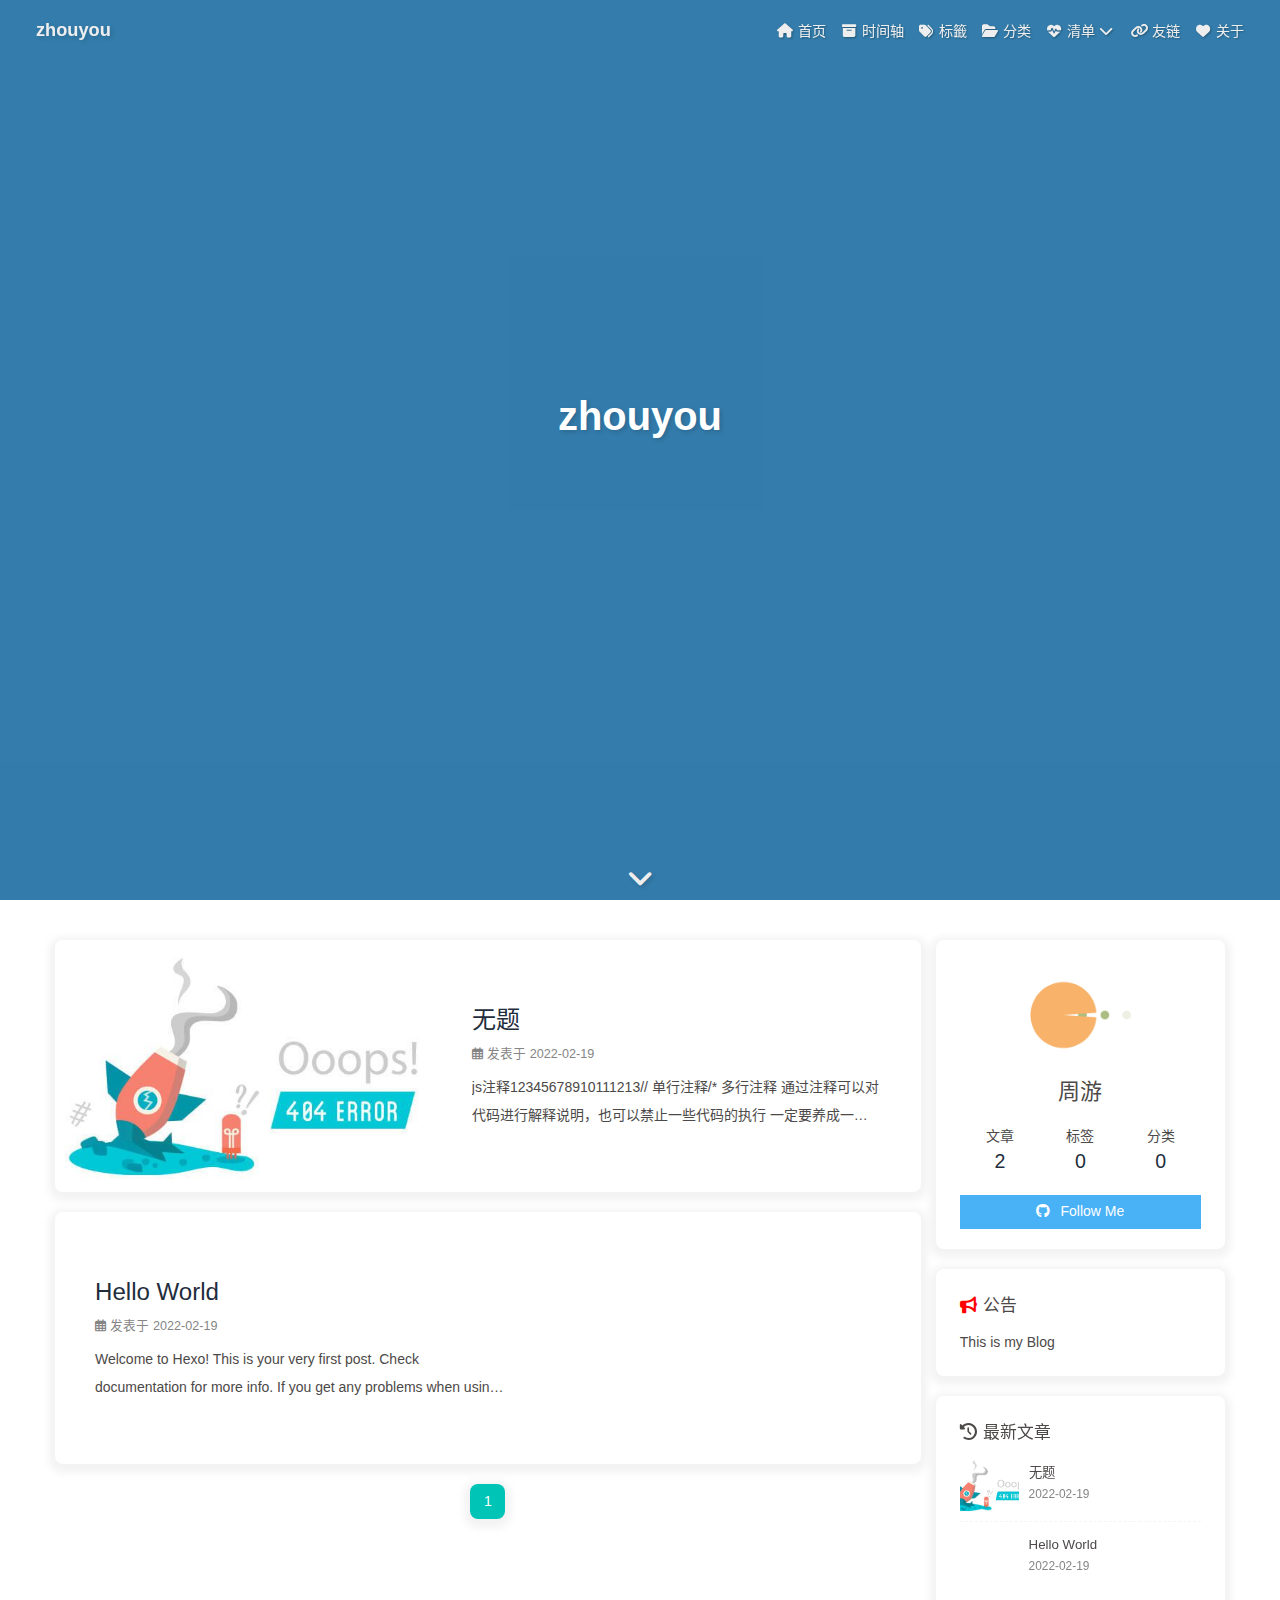
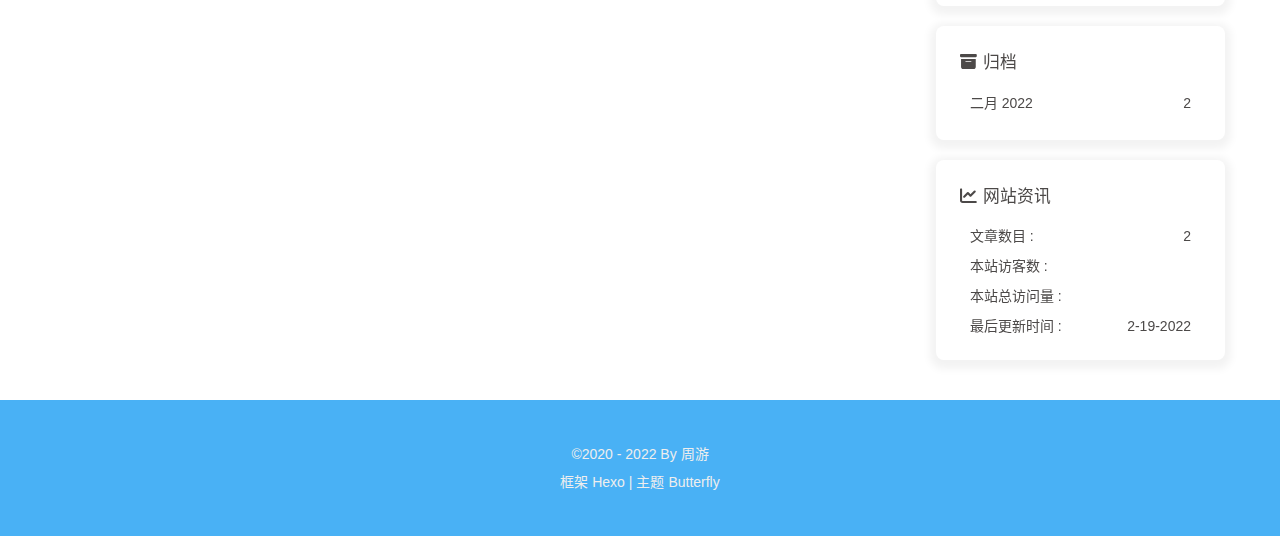
<file: index.html>
<!DOCTYPE html><html lang="zh-CN" data-theme="light"><head><meta charset="UTF-8"><meta http-equiv="X-UA-Compatible" content="IE=edge"><meta name="viewport" content="width=device-width, initial-scale=1.0, maximum-scale=1.0, user-scalable=no"><title>zhouyou</title><meta name="author" content="周游"><meta name="copyright" content="周游"><meta name="format-detection" content="telephone=no"><meta name="theme-color" content="#ffffff"><meta property="og:type" content="website">
<meta property="og:title" content="zhouyou">
<meta property="og:url" content="http://example.com/index.html">
<meta property="og:site_name" content="zhouyou">
<meta property="og:locale" content="zh_CN">
<meta property="og:image" content="https://tse1-mm.cn.bing.net/th/id/R-C.50433e3d23a6ba1bf53c13630630a368?rik=G1fAauVMSGsCyg&riu=http%3a%2f%2fwww.toopic.cn%2fpublic%2fuploads%2fimage%2f20200404%2f20200404182849_78999.jpg&ehk=lAlPXzsDQMV9Mv4fpb3y4RexpTLXKCBDogaXHO5TUm4%3d&risl=&pid=ImgRaw&r=0">
<meta property="article:author" content="周游">
<meta name="twitter:card" content="summary">
<meta name="twitter:image" content="https://tse1-mm.cn.bing.net/th/id/R-C.50433e3d23a6ba1bf53c13630630a368?rik=G1fAauVMSGsCyg&riu=http%3a%2f%2fwww.toopic.cn%2fpublic%2fuploads%2fimage%2f20200404%2f20200404182849_78999.jpg&ehk=lAlPXzsDQMV9Mv4fpb3y4RexpTLXKCBDogaXHO5TUm4%3d&risl=&pid=ImgRaw&r=0"><link rel="shortcut icon" href="/img/favicon.png"><link rel="canonical" href="http://example.com/"><link rel="preconnect" href="//cdn.jsdelivr.net"/><link rel="preconnect" href="//busuanzi.ibruce.info"/><link rel="stylesheet" href="/css/index.css"><link rel="stylesheet" href="https://cdn.jsdelivr.net/npm/@fortawesome/fontawesome-free@6/css/all.min.css" media="print" onload="this.media='all'"><link rel="stylesheet" href="https://cdn.jsdelivr.net/npm/@fancyapps/ui/dist/fancybox.css" media="print" onload="this.media='all'"><script>const GLOBAL_CONFIG = { 
  root: '/',
  algolia: undefined,
  localSearch: undefined,
  translate: {"defaultEncoding":2,"translateDelay":0,"msgToTraditionalChinese":"繁","msgToSimplifiedChinese":"簡"},
  noticeOutdate: undefined,
  highlight: {"plugin":"highlighjs","highlightCopy":true,"highlightLang":true,"highlightHeightLimit":false},
  copy: {
    success: '复制成功',
    error: '复制错误',
    noSupport: '浏览器不支持'
  },
  relativeDate: {
    homepage: false,
    post: false
  },
  runtime: '',
  date_suffix: {
    just: '刚刚',
    min: '分钟前',
    hour: '小时前',
    day: '天前',
    month: '个月前'
  },
  copyright: undefined,
  lightbox: 'fancybox',
  Snackbar: undefined,
  source: {
    justifiedGallery: {
      js: 'https://cdn.jsdelivr.net/npm/flickr-justified-gallery@2/dist/fjGallery.min.js',
      css: 'https://cdn.jsdelivr.net/npm/flickr-justified-gallery@2/dist/fjGallery.min.css'
    }
  },
  isPhotoFigcaption: false,
  islazyload: false,
  isAnchor: false
}</script><script id="config-diff">var GLOBAL_CONFIG_SITE = {
  title: 'zhouyou',
  isPost: false,
  isHome: true,
  isHighlightShrink: false,
  isToc: false,
  postUpdate: '2022-02-19 20:02:26'
}</script><noscript><style type="text/css">
  #nav {
    opacity: 1
  }
  .justified-gallery img {
    opacity: 1
  }

  #recent-posts time,
  #post-meta time {
    display: inline !important
  }
</style></noscript><script>(win=>{
    win.saveToLocal = {
      set: function setWithExpiry(key, value, ttl) {
        if (ttl === 0) return
        const now = new Date()
        const expiryDay = ttl * 86400000
        const item = {
          value: value,
          expiry: now.getTime() + expiryDay,
        }
        localStorage.setItem(key, JSON.stringify(item))
      },

      get: function getWithExpiry(key) {
        const itemStr = localStorage.getItem(key)

        if (!itemStr) {
          return undefined
        }
        const item = JSON.parse(itemStr)
        const now = new Date()

        if (now.getTime() > item.expiry) {
          localStorage.removeItem(key)
          return undefined
        }
        return item.value
      }
    }
  
    win.getScript = url => new Promise((resolve, reject) => {
      const script = document.createElement('script')
      script.src = url
      script.async = true
      script.onerror = reject
      script.onload = script.onreadystatechange = function() {
        const loadState = this.readyState
        if (loadState && loadState !== 'loaded' && loadState !== 'complete') return
        script.onload = script.onreadystatechange = null
        resolve()
      }
      document.head.appendChild(script)
    })
  
      win.activateDarkMode = function () {
        document.documentElement.setAttribute('data-theme', 'dark')
        if (document.querySelector('meta[name="theme-color"]') !== null) {
          document.querySelector('meta[name="theme-color"]').setAttribute('content', '#0d0d0d')
        }
      }
      win.activateLightMode = function () {
        document.documentElement.setAttribute('data-theme', 'light')
        if (document.querySelector('meta[name="theme-color"]') !== null) {
          document.querySelector('meta[name="theme-color"]').setAttribute('content', '#ffffff')
        }
      }
      const t = saveToLocal.get('theme')
    
          if (t === 'dark') activateDarkMode()
          else if (t === 'light') activateLightMode()
        
      const asideStatus = saveToLocal.get('aside-status')
      if (asideStatus !== undefined) {
        if (asideStatus === 'hide') {
          document.documentElement.classList.add('hide-aside')
        } else {
          document.documentElement.classList.remove('hide-aside')
        }
      }
    
    const detectApple = () => {
      if(/iPad|iPhone|iPod|Macintosh/.test(navigator.userAgent)){
        document.documentElement.classList.add('apple')
      }
    }
    detectApple()
    })(window)</script><meta name="generator" content="Hexo 6.0.0"></head><body><div id="sidebar"><div id="menu-mask"></div><div id="sidebar-menus"><div class="avatar-img is-center"><img src="https://tse1-mm.cn.bing.net/th/id/R-C.50433e3d23a6ba1bf53c13630630a368?rik=G1fAauVMSGsCyg&amp;riu=http%3a%2f%2fwww.toopic.cn%2fpublic%2fuploads%2fimage%2f20200404%2f20200404182849_78999.jpg&amp;ehk=lAlPXzsDQMV9Mv4fpb3y4RexpTLXKCBDogaXHO5TUm4%3d&amp;risl=&amp;pid=ImgRaw&amp;r=0" onerror="onerror=null;src='/img/friend_404.gif'" alt="avatar"/></div><div class="site-data is-center"><div class="data-item"><a href="/archives/"><div class="headline">文章</div><div class="length-num">2</div></a></div><div class="data-item"><a href="/tags/"><div class="headline">标签</div><div class="length-num">0</div></a></div><div class="data-item"><a href="/categories/"><div class="headline">分类</div><div class="length-num">0</div></a></div></div><hr/><div class="menus_items"><div class="menus_item"><a class="site-page" href="/"><i class="fa-fw fas fa-home"></i><span> 首页</span></a></div><div class="menus_item"><a class="site-page" href="/archives/"><i class="fa-fw fas fa-archive"></i><span> 时间轴</span></a></div><div class="menus_item"><a class="site-page" href="/tags/"><i class="fa-fw fas fa-tags"></i><span> 标籤</span></a></div><div class="menus_item"><a class="site-page" href="/categories/"><i class="fa-fw fas fa-folder-open"></i><span> 分类</span></a></div><div class="menus_item"><a class="site-page group" href="javascript:void(0);"><i class="fa-fw fa fa-heartbeat"></i><span> 清单</span><i class="fas fa-chevron-down"></i></a><ul class="menus_item_child"><li><a class="site-page child" href="/music/"><i class="fa-fw fas fa-music"></i><span> 音乐</span></a></li><li><a class="site-page child" href="/Gallery/"><i class="fa-fw fas fa-images"></i><span> 照片</span></a></li><li><a class="site-page child" href="/movies/"><i class="fa-fw fas fa-video"></i><span> 电影</span></a></li></ul></div><div class="menus_item"><a class="site-page" href="/link/"><i class="fa-fw fas fa-link"></i><span> 友链</span></a></div><div class="menus_item"><a class="site-page" href="/about/"><i class="fa-fw fas fa-heart"></i><span> 关于</span></a></div></div></div></div><div class="page" id="body-wrap"><header class="full_page" id="page-header" style="background-image: url('https://tse1-mm.cn.bing.net/th/id/R-C.50433e3d23a6ba1bf53c13630630a368?rik=G1fAauVMSGsCyg&amp;riu=http%3a%2f%2fwww.toopic.cn%2fpublic%2fuploads%2fimage%2f20200404%2f20200404182849_78999.jpg&amp;ehk=lAlPXzsDQMV9Mv4fpb3y4RexpTLXKCBDogaXHO5TUm4%3d&amp;risl=&amp;pid=ImgRaw&amp;r=0')"><nav id="nav"><span id="blog_name"><a id="site-name" href="/">zhouyou</a></span><div id="menus"><div class="menus_items"><div class="menus_item"><a class="site-page" href="/"><i class="fa-fw fas fa-home"></i><span> 首页</span></a></div><div class="menus_item"><a class="site-page" href="/archives/"><i class="fa-fw fas fa-archive"></i><span> 时间轴</span></a></div><div class="menus_item"><a class="site-page" href="/tags/"><i class="fa-fw fas fa-tags"></i><span> 标籤</span></a></div><div class="menus_item"><a class="site-page" href="/categories/"><i class="fa-fw fas fa-folder-open"></i><span> 分类</span></a></div><div class="menus_item"><a class="site-page group" href="javascript:void(0);"><i class="fa-fw fa fa-heartbeat"></i><span> 清单</span><i class="fas fa-chevron-down"></i></a><ul class="menus_item_child"><li><a class="site-page child" href="/music/"><i class="fa-fw fas fa-music"></i><span> 音乐</span></a></li><li><a class="site-page child" href="/Gallery/"><i class="fa-fw fas fa-images"></i><span> 照片</span></a></li><li><a class="site-page child" href="/movies/"><i class="fa-fw fas fa-video"></i><span> 电影</span></a></li></ul></div><div class="menus_item"><a class="site-page" href="/link/"><i class="fa-fw fas fa-link"></i><span> 友链</span></a></div><div class="menus_item"><a class="site-page" href="/about/"><i class="fa-fw fas fa-heart"></i><span> 关于</span></a></div></div><div id="toggle-menu"><a class="site-page"><i class="fas fa-bars fa-fw"></i></a></div></div></nav><div id="site-info"><h1 id="site-title">zhouyou</h1></div><div id="scroll-down"><i class="fas fa-angle-down scroll-down-effects"></i></div></header><main class="layout" id="content-inner"><div class="recent-posts" id="recent-posts"><div class="recent-post-item"><div class="post_cover left"><a href="/2022/02/19/README/" title="无题"><img class="post_bg" src="https://tse1-mm.cn.bing.net/th/id/R-C.50433e3d23a6ba1bf53c13630630a368?rik=G1fAauVMSGsCyg&amp;riu=http%3a%2f%2fwww.toopic.cn%2fpublic%2fuploads%2fimage%2f20200404%2f20200404182849_78999.jpg&amp;ehk=lAlPXzsDQMV9Mv4fpb3y4RexpTLXKCBDogaXHO5TUm4%3d&amp;risl=&amp;pid=ImgRaw&amp;r=0" onerror="this.onerror=null;this.src='/img/404.jpg'" alt="无题"></a></div><div class="recent-post-info"><a class="article-title" href="/2022/02/19/README/" title="无题">无题</a><div class="article-meta-wrap"><span class="post-meta-date"><i class="far fa-calendar-alt"></i><span class="article-meta-label">发表于</span><time datetime="2022-02-19T12:02:13.577Z" title="发表于 2022-02-19 20:02:13">2022-02-19</time></span></div><div class="content">js注释12345678910111213//	单行注释/*		多行注释			通过注释可以对代码进行解释说明，也可以禁止一些代码的执行			一定要养成一个两行的编写注释的习惯，注释要求要简单明了*///	禁止alert(&#x27;hello&#x27;);的执行/*		1.JS中每一个语句都应该以分号结尾			-在js中有子哦对那个添加分号的机制		2.JS中严格区分大小写		3.JS会忽略多个空格和换行，所以可以通过空格和换行对代码进行格式化*/

字面量123456/*	字面量		-字面量就表示的是一个值，它所表示的意思就是他的字面意思		-比如:1,2,3, &#x27;hello&#x27; true....		-字面量可以在js中直接使用，但是通常不会这么做。*/

switch1234567891011121314/*需要注意的是，switch语句后面的表达式，与case语句后面的表示式比较运行结果时，采用的是严格相等运算符（===），而不是相等运算符（==），这意味着比较时不会发生类型转换。*/var x = 1;switch (x) &#123;  case true ...</div></div></div><div class="recent-post-item"><div class="post_cover right"><a href="/2022/02/19/hello-world/" title="Hello World"><img class="post_bg" src="[data-uri]" onerror="this.onerror=null;this.src='/img/404.jpg'" alt="Hello World"></a></div><div class="recent-post-info"><a class="article-title" href="/2022/02/19/hello-world/" title="Hello World">Hello World</a><div class="article-meta-wrap"><span class="post-meta-date"><i class="far fa-calendar-alt"></i><span class="article-meta-label">发表于</span><time datetime="2022-02-19T05:24:13.740Z" title="发表于 2022-02-19 13:24:13">2022-02-19</time></span></div><div class="content">Welcome to Hexo! This is your very first post. Check documentation for more info. If you get any problems when using Hexo, you can find the answer in troubleshooting or you can ask me on GitHub.
Quick StartCreate a new post1$ hexo new &quot;My New Post&quot;

More info: Writing
Run server1$ hexo server

More info: Server
Generate static files1$ hexo generate

More info: Generating
Deploy to remote sites1$ hexo deploy

More info: Deployment
</div></div></div><nav id="pagination"><div class="pagination"><span class="page-number current">1</span></div></nav></div><div class="aside-content" id="aside-content"><div class="card-widget card-info"><div class="is-center"><div class="avatar-img"><img src="https://tse1-mm.cn.bing.net/th/id/R-C.50433e3d23a6ba1bf53c13630630a368?rik=G1fAauVMSGsCyg&amp;riu=http%3a%2f%2fwww.toopic.cn%2fpublic%2fuploads%2fimage%2f20200404%2f20200404182849_78999.jpg&amp;ehk=lAlPXzsDQMV9Mv4fpb3y4RexpTLXKCBDogaXHO5TUm4%3d&amp;risl=&amp;pid=ImgRaw&amp;r=0" onerror="this.onerror=null;this.src='/img/friend_404.gif'" alt="avatar"/></div><div class="author-info__name">周游</div><div class="author-info__description"></div></div><div class="card-info-data is-center"><div class="card-info-data-item"><a href="/archives/"><div class="headline">文章</div><div class="length-num">2</div></a></div><div class="card-info-data-item"><a href="/tags/"><div class="headline">标签</div><div class="length-num">0</div></a></div><div class="card-info-data-item"><a href="/categories/"><div class="headline">分类</div><div class="length-num">0</div></a></div></div><a id="card-info-btn" target="_blank" rel="noopener" href="https://github.com/xxxxxx"><i class="fab fa-github"></i><span>Follow Me</span></a></div><div class="card-widget card-announcement"><div class="item-headline"><i class="fas fa-bullhorn fa-shake"></i><span>公告</span></div><div class="announcement_content">This is my Blog</div></div><div class="sticky_layout"><div class="card-widget card-recent-post"><div class="item-headline"><i class="fas fa-history"></i><span>最新文章</span></div><div class="aside-list"><div class="aside-list-item"><a class="thumbnail" href="/2022/02/19/README/" title="无题"><img src="https://tse1-mm.cn.bing.net/th/id/R-C.50433e3d23a6ba1bf53c13630630a368?rik=G1fAauVMSGsCyg&amp;riu=http%3a%2f%2fwww.toopic.cn%2fpublic%2fuploads%2fimage%2f20200404%2f20200404182849_78999.jpg&amp;ehk=lAlPXzsDQMV9Mv4fpb3y4RexpTLXKCBDogaXHO5TUm4%3d&amp;risl=&amp;pid=ImgRaw&amp;r=0" onerror="this.onerror=null;this.src='/img/404.jpg'" alt="无题"/></a><div class="content"><a class="title" href="/2022/02/19/README/" title="无题">无题</a><time datetime="2022-02-19T12:02:13.577Z" title="发表于 2022-02-19 20:02:13">2022-02-19</time></div></div><div class="aside-list-item"><a class="thumbnail" href="/2022/02/19/hello-world/" title="Hello World"><img src="[data-uri]" onerror="this.onerror=null;this.src='/img/404.jpg'" alt="Hello World"/></a><div class="content"><a class="title" href="/2022/02/19/hello-world/" title="Hello World">Hello World</a><time datetime="2022-02-19T05:24:13.740Z" title="发表于 2022-02-19 13:24:13">2022-02-19</time></div></div></div></div><div class="card-widget card-archives"><div class="item-headline"><i class="fas fa-archive"></i><span>归档</span></div><ul class="card-archive-list"><li class="card-archive-list-item"><a class="card-archive-list-link" href="/archives/2022/02/"><span class="card-archive-list-date">二月 2022</span><span class="card-archive-list-count">2</span></a></li></ul></div><div class="card-widget card-webinfo"><div class="item-headline"><i class="fas fa-chart-line"></i><span>网站资讯</span></div><div class="webinfo"><div class="webinfo-item"><div class="item-name">文章数目 :</div><div class="item-count">2</div></div><div class="webinfo-item"><div class="item-name">本站访客数 :</div><div class="item-count" id="busuanzi_value_site_uv"></div></div><div class="webinfo-item"><div class="item-name">本站总访问量 :</div><div class="item-count" id="busuanzi_value_site_pv"></div></div><div class="webinfo-item"><div class="item-name">最后更新时间 :</div><div class="item-count" id="last-push-date" data-lastPushDate="2022-02-19T12:02:26.297Z"></div></div></div></div></div></div></main><footer id="footer"><div id="footer-wrap"><div class="copyright">&copy;2020 - 2022 By 周游</div><div class="framework-info"><span>框架 </span><a target="_blank" rel="noopener" href="https://hexo.io">Hexo</a><span class="footer-separator">|</span><span>主题 </span><a target="_blank" rel="noopener" href="https://github.com/jerryc127/hexo-theme-butterfly">Butterfly</a></div></div></footer></div><div id="rightside"><div id="rightside-config-hide"><button id="translateLink" type="button" title="简繁转换">繁</button><button id="darkmode" type="button" title="浅色和深色模式转换"><i class="fas fa-adjust"></i></button><button id="hide-aside-btn" type="button" title="单栏和双栏切换"><i class="fas fa-arrows-alt-h"></i></button></div><div id="rightside-config-show"><button id="rightside_config" type="button" title="设置"><i class="fas fa-cog fa-spin"></i></button><button id="go-up" type="button" title="回到顶部"><i class="fas fa-arrow-up"></i></button></div></div><div><script src="/js/utils.js"></script><script src="/js/main.js"></script><script src="/js/tw_cn.js"></script><script src="https://cdn.jsdelivr.net/npm/@fancyapps/ui/dist/fancybox.umd.js"></script><div class="js-pjax"></div><script async data-pjax src="//busuanzi.ibruce.info/busuanzi/2.3/busuanzi.pure.mini.js"></script></div></body></html>
</file>
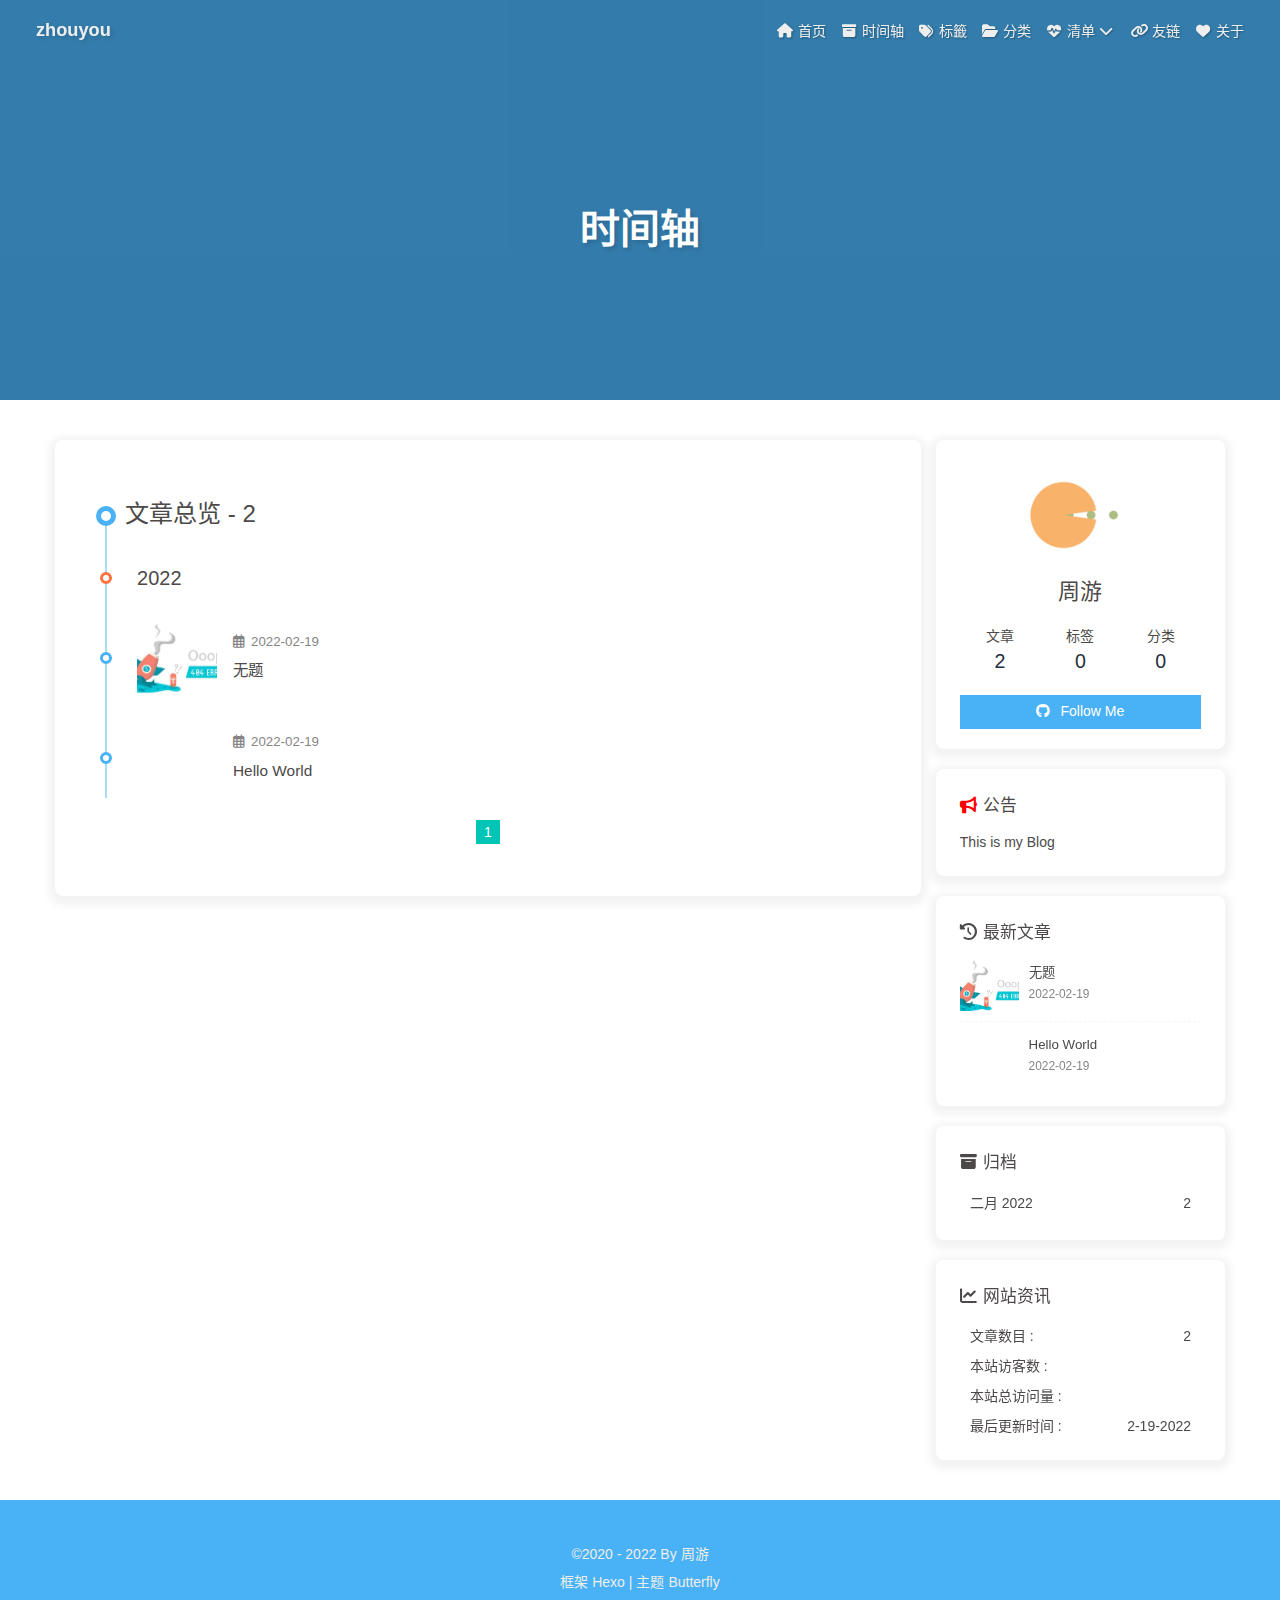
<file: archives/index.html>
<!DOCTYPE html><html lang="zh-CN" data-theme="light"><head><meta charset="UTF-8"><meta http-equiv="X-UA-Compatible" content="IE=edge"><meta name="viewport" content="width=device-width, initial-scale=1.0, maximum-scale=1.0, user-scalable=no"><title>时间轴 | zhouyou</title><meta name="author" content="周游"><meta name="copyright" content="周游"><meta name="format-detection" content="telephone=no"><meta name="theme-color" content="#ffffff"><meta property="og:type" content="website">
<meta property="og:title" content="zhouyou">
<meta property="og:url" content="http://example.com/archives/index.html">
<meta property="og:site_name" content="zhouyou">
<meta property="og:locale" content="zh_CN">
<meta property="og:image" content="https://tse1-mm.cn.bing.net/th/id/R-C.50433e3d23a6ba1bf53c13630630a368?rik=G1fAauVMSGsCyg&riu=http%3a%2f%2fwww.toopic.cn%2fpublic%2fuploads%2fimage%2f20200404%2f20200404182849_78999.jpg&ehk=lAlPXzsDQMV9Mv4fpb3y4RexpTLXKCBDogaXHO5TUm4%3d&risl=&pid=ImgRaw&r=0">
<meta property="article:author" content="周游">
<meta name="twitter:card" content="summary">
<meta name="twitter:image" content="https://tse1-mm.cn.bing.net/th/id/R-C.50433e3d23a6ba1bf53c13630630a368?rik=G1fAauVMSGsCyg&riu=http%3a%2f%2fwww.toopic.cn%2fpublic%2fuploads%2fimage%2f20200404%2f20200404182849_78999.jpg&ehk=lAlPXzsDQMV9Mv4fpb3y4RexpTLXKCBDogaXHO5TUm4%3d&risl=&pid=ImgRaw&r=0"><link rel="shortcut icon" href="/img/favicon.png"><link rel="canonical" href="http://example.com/archives/"><link rel="preconnect" href="//cdn.jsdelivr.net"/><link rel="preconnect" href="//busuanzi.ibruce.info"/><link rel="stylesheet" href="/css/index.css"><link rel="stylesheet" href="https://cdn.jsdelivr.net/npm/@fortawesome/fontawesome-free@6/css/all.min.css" media="print" onload="this.media='all'"><link rel="stylesheet" href="https://cdn.jsdelivr.net/npm/@fancyapps/ui/dist/fancybox.css" media="print" onload="this.media='all'"><script>const GLOBAL_CONFIG = { 
  root: '/',
  algolia: undefined,
  localSearch: undefined,
  translate: {"defaultEncoding":2,"translateDelay":0,"msgToTraditionalChinese":"繁","msgToSimplifiedChinese":"簡"},
  noticeOutdate: undefined,
  highlight: {"plugin":"highlighjs","highlightCopy":true,"highlightLang":true,"highlightHeightLimit":false},
  copy: {
    success: '复制成功',
    error: '复制错误',
    noSupport: '浏览器不支持'
  },
  relativeDate: {
    homepage: false,
    post: false
  },
  runtime: '',
  date_suffix: {
    just: '刚刚',
    min: '分钟前',
    hour: '小时前',
    day: '天前',
    month: '个月前'
  },
  copyright: undefined,
  lightbox: 'fancybox',
  Snackbar: undefined,
  source: {
    justifiedGallery: {
      js: 'https://cdn.jsdelivr.net/npm/flickr-justified-gallery@2/dist/fjGallery.min.js',
      css: 'https://cdn.jsdelivr.net/npm/flickr-justified-gallery@2/dist/fjGallery.min.css'
    }
  },
  isPhotoFigcaption: false,
  islazyload: false,
  isAnchor: false
}</script><script id="config-diff">var GLOBAL_CONFIG_SITE = {
  title: '时间轴',
  isPost: false,
  isHome: false,
  isHighlightShrink: false,
  isToc: false,
  postUpdate: '2022-02-19 20:02:26'
}</script><noscript><style type="text/css">
  #nav {
    opacity: 1
  }
  .justified-gallery img {
    opacity: 1
  }

  #recent-posts time,
  #post-meta time {
    display: inline !important
  }
</style></noscript><script>(win=>{
    win.saveToLocal = {
      set: function setWithExpiry(key, value, ttl) {
        if (ttl === 0) return
        const now = new Date()
        const expiryDay = ttl * 86400000
        const item = {
          value: value,
          expiry: now.getTime() + expiryDay,
        }
        localStorage.setItem(key, JSON.stringify(item))
      },

      get: function getWithExpiry(key) {
        const itemStr = localStorage.getItem(key)

        if (!itemStr) {
          return undefined
        }
        const item = JSON.parse(itemStr)
        const now = new Date()

        if (now.getTime() > item.expiry) {
          localStorage.removeItem(key)
          return undefined
        }
        return item.value
      }
    }
  
    win.getScript = url => new Promise((resolve, reject) => {
      const script = document.createElement('script')
      script.src = url
      script.async = true
      script.onerror = reject
      script.onload = script.onreadystatechange = function() {
        const loadState = this.readyState
        if (loadState && loadState !== 'loaded' && loadState !== 'complete') return
        script.onload = script.onreadystatechange = null
        resolve()
      }
      document.head.appendChild(script)
    })
  
      win.activateDarkMode = function () {
        document.documentElement.setAttribute('data-theme', 'dark')
        if (document.querySelector('meta[name="theme-color"]') !== null) {
          document.querySelector('meta[name="theme-color"]').setAttribute('content', '#0d0d0d')
        }
      }
      win.activateLightMode = function () {
        document.documentElement.setAttribute('data-theme', 'light')
        if (document.querySelector('meta[name="theme-color"]') !== null) {
          document.querySelector('meta[name="theme-color"]').setAttribute('content', '#ffffff')
        }
      }
      const t = saveToLocal.get('theme')
    
          if (t === 'dark') activateDarkMode()
          else if (t === 'light') activateLightMode()
        
      const asideStatus = saveToLocal.get('aside-status')
      if (asideStatus !== undefined) {
        if (asideStatus === 'hide') {
          document.documentElement.classList.add('hide-aside')
        } else {
          document.documentElement.classList.remove('hide-aside')
        }
      }
    
    const detectApple = () => {
      if(/iPad|iPhone|iPod|Macintosh/.test(navigator.userAgent)){
        document.documentElement.classList.add('apple')
      }
    }
    detectApple()
    })(window)</script><meta name="generator" content="Hexo 6.0.0"></head><body><div id="sidebar"><div id="menu-mask"></div><div id="sidebar-menus"><div class="avatar-img is-center"><img src="https://tse1-mm.cn.bing.net/th/id/R-C.50433e3d23a6ba1bf53c13630630a368?rik=G1fAauVMSGsCyg&amp;riu=http%3a%2f%2fwww.toopic.cn%2fpublic%2fuploads%2fimage%2f20200404%2f20200404182849_78999.jpg&amp;ehk=lAlPXzsDQMV9Mv4fpb3y4RexpTLXKCBDogaXHO5TUm4%3d&amp;risl=&amp;pid=ImgRaw&amp;r=0" onerror="onerror=null;src='/img/friend_404.gif'" alt="avatar"/></div><div class="site-data is-center"><div class="data-item"><a href="/archives/"><div class="headline">文章</div><div class="length-num">2</div></a></div><div class="data-item"><a href="/tags/"><div class="headline">标签</div><div class="length-num">0</div></a></div><div class="data-item"><a href="/categories/"><div class="headline">分类</div><div class="length-num">0</div></a></div></div><hr/><div class="menus_items"><div class="menus_item"><a class="site-page" href="/"><i class="fa-fw fas fa-home"></i><span> 首页</span></a></div><div class="menus_item"><a class="site-page" href="/archives/"><i class="fa-fw fas fa-archive"></i><span> 时间轴</span></a></div><div class="menus_item"><a class="site-page" href="/tags/"><i class="fa-fw fas fa-tags"></i><span> 标籤</span></a></div><div class="menus_item"><a class="site-page" href="/categories/"><i class="fa-fw fas fa-folder-open"></i><span> 分类</span></a></div><div class="menus_item"><a class="site-page group" href="javascript:void(0);"><i class="fa-fw fa fa-heartbeat"></i><span> 清单</span><i class="fas fa-chevron-down"></i></a><ul class="menus_item_child"><li><a class="site-page child" href="/music/"><i class="fa-fw fas fa-music"></i><span> 音乐</span></a></li><li><a class="site-page child" href="/Gallery/"><i class="fa-fw fas fa-images"></i><span> 照片</span></a></li><li><a class="site-page child" href="/movies/"><i class="fa-fw fas fa-video"></i><span> 电影</span></a></li></ul></div><div class="menus_item"><a class="site-page" href="/link/"><i class="fa-fw fas fa-link"></i><span> 友链</span></a></div><div class="menus_item"><a class="site-page" href="/about/"><i class="fa-fw fas fa-heart"></i><span> 关于</span></a></div></div></div></div><div class="page" id="body-wrap"><header class="not-home-page" id="page-header" style="background-image: url('https://tse1-mm.cn.bing.net/th/id/R-C.50433e3d23a6ba1bf53c13630630a368?rik=G1fAauVMSGsCyg&amp;riu=http%3a%2f%2fwww.toopic.cn%2fpublic%2fuploads%2fimage%2f20200404%2f20200404182849_78999.jpg&amp;ehk=lAlPXzsDQMV9Mv4fpb3y4RexpTLXKCBDogaXHO5TUm4%3d&amp;risl=&amp;pid=ImgRaw&amp;r=0')"><nav id="nav"><span id="blog_name"><a id="site-name" href="/">zhouyou</a></span><div id="menus"><div class="menus_items"><div class="menus_item"><a class="site-page" href="/"><i class="fa-fw fas fa-home"></i><span> 首页</span></a></div><div class="menus_item"><a class="site-page" href="/archives/"><i class="fa-fw fas fa-archive"></i><span> 时间轴</span></a></div><div class="menus_item"><a class="site-page" href="/tags/"><i class="fa-fw fas fa-tags"></i><span> 标籤</span></a></div><div class="menus_item"><a class="site-page" href="/categories/"><i class="fa-fw fas fa-folder-open"></i><span> 分类</span></a></div><div class="menus_item"><a class="site-page group" href="javascript:void(0);"><i class="fa-fw fa fa-heartbeat"></i><span> 清单</span><i class="fas fa-chevron-down"></i></a><ul class="menus_item_child"><li><a class="site-page child" href="/music/"><i class="fa-fw fas fa-music"></i><span> 音乐</span></a></li><li><a class="site-page child" href="/Gallery/"><i class="fa-fw fas fa-images"></i><span> 照片</span></a></li><li><a class="site-page child" href="/movies/"><i class="fa-fw fas fa-video"></i><span> 电影</span></a></li></ul></div><div class="menus_item"><a class="site-page" href="/link/"><i class="fa-fw fas fa-link"></i><span> 友链</span></a></div><div class="menus_item"><a class="site-page" href="/about/"><i class="fa-fw fas fa-heart"></i><span> 关于</span></a></div></div><div id="toggle-menu"><a class="site-page"><i class="fas fa-bars fa-fw"></i></a></div></div></nav><div id="page-site-info"><h1 id="site-title">时间轴</h1></div></header><main class="layout" id="content-inner"><div id="archive"><div class="article-sort-title">文章总览 - 2</div><div class="article-sort"><div class="article-sort-item year">2022</div><div class="article-sort-item"><a class="article-sort-item-img" href="/2022/02/19/README/" title="无题"><img src="https://tse1-mm.cn.bing.net/th/id/R-C.50433e3d23a6ba1bf53c13630630a368?rik=G1fAauVMSGsCyg&amp;riu=http%3a%2f%2fwww.toopic.cn%2fpublic%2fuploads%2fimage%2f20200404%2f20200404182849_78999.jpg&amp;ehk=lAlPXzsDQMV9Mv4fpb3y4RexpTLXKCBDogaXHO5TUm4%3d&amp;risl=&amp;pid=ImgRaw&amp;r=0" alt="无题" onerror="this.onerror=null;this.src='/img/404.jpg'"></a><div class="article-sort-item-info"><div class="article-sort-item-time"><i class="far fa-calendar-alt"></i><time class="post-meta-date-created" datetime="2022-02-19T12:02:13.577Z" title="发表于 2022-02-19 20:02:13">2022-02-19</time></div><a class="article-sort-item-title" href="/2022/02/19/README/" title="无题">无题</a></div></div><div class="article-sort-item"><a class="article-sort-item-img" href="/2022/02/19/hello-world/" title="Hello World"><img src="[data-uri]" alt="Hello World" onerror="this.onerror=null;this.src='/img/404.jpg'"></a><div class="article-sort-item-info"><div class="article-sort-item-time"><i class="far fa-calendar-alt"></i><time class="post-meta-date-created" datetime="2022-02-19T05:24:13.740Z" title="发表于 2022-02-19 13:24:13">2022-02-19</time></div><a class="article-sort-item-title" href="/2022/02/19/hello-world/" title="Hello World">Hello World</a></div></div></div><nav id="pagination"><div class="pagination"><span class="page-number current">1</span></div></nav></div><div class="aside-content" id="aside-content"><div class="card-widget card-info"><div class="is-center"><div class="avatar-img"><img src="https://tse1-mm.cn.bing.net/th/id/R-C.50433e3d23a6ba1bf53c13630630a368?rik=G1fAauVMSGsCyg&amp;riu=http%3a%2f%2fwww.toopic.cn%2fpublic%2fuploads%2fimage%2f20200404%2f20200404182849_78999.jpg&amp;ehk=lAlPXzsDQMV9Mv4fpb3y4RexpTLXKCBDogaXHO5TUm4%3d&amp;risl=&amp;pid=ImgRaw&amp;r=0" onerror="this.onerror=null;this.src='/img/friend_404.gif'" alt="avatar"/></div><div class="author-info__name">周游</div><div class="author-info__description"></div></div><div class="card-info-data is-center"><div class="card-info-data-item"><a href="/archives/"><div class="headline">文章</div><div class="length-num">2</div></a></div><div class="card-info-data-item"><a href="/tags/"><div class="headline">标签</div><div class="length-num">0</div></a></div><div class="card-info-data-item"><a href="/categories/"><div class="headline">分类</div><div class="length-num">0</div></a></div></div><a id="card-info-btn" target="_blank" rel="noopener" href="https://github.com/xxxxxx"><i class="fab fa-github"></i><span>Follow Me</span></a></div><div class="card-widget card-announcement"><div class="item-headline"><i class="fas fa-bullhorn fa-shake"></i><span>公告</span></div><div class="announcement_content">This is my Blog</div></div><div class="sticky_layout"><div class="card-widget card-recent-post"><div class="item-headline"><i class="fas fa-history"></i><span>最新文章</span></div><div class="aside-list"><div class="aside-list-item"><a class="thumbnail" href="/2022/02/19/README/" title="无题"><img src="https://tse1-mm.cn.bing.net/th/id/R-C.50433e3d23a6ba1bf53c13630630a368?rik=G1fAauVMSGsCyg&amp;riu=http%3a%2f%2fwww.toopic.cn%2fpublic%2fuploads%2fimage%2f20200404%2f20200404182849_78999.jpg&amp;ehk=lAlPXzsDQMV9Mv4fpb3y4RexpTLXKCBDogaXHO5TUm4%3d&amp;risl=&amp;pid=ImgRaw&amp;r=0" onerror="this.onerror=null;this.src='/img/404.jpg'" alt="无题"/></a><div class="content"><a class="title" href="/2022/02/19/README/" title="无题">无题</a><time datetime="2022-02-19T12:02:13.577Z" title="发表于 2022-02-19 20:02:13">2022-02-19</time></div></div><div class="aside-list-item"><a class="thumbnail" href="/2022/02/19/hello-world/" title="Hello World"><img src="[data-uri]" onerror="this.onerror=null;this.src='/img/404.jpg'" alt="Hello World"/></a><div class="content"><a class="title" href="/2022/02/19/hello-world/" title="Hello World">Hello World</a><time datetime="2022-02-19T05:24:13.740Z" title="发表于 2022-02-19 13:24:13">2022-02-19</time></div></div></div></div><div class="card-widget card-archives"><div class="item-headline"><i class="fas fa-archive"></i><span>归档</span></div><ul class="card-archive-list"><li class="card-archive-list-item"><a class="card-archive-list-link" href="/archives/2022/02/"><span class="card-archive-list-date">二月 2022</span><span class="card-archive-list-count">2</span></a></li></ul></div><div class="card-widget card-webinfo"><div class="item-headline"><i class="fas fa-chart-line"></i><span>网站资讯</span></div><div class="webinfo"><div class="webinfo-item"><div class="item-name">文章数目 :</div><div class="item-count">2</div></div><div class="webinfo-item"><div class="item-name">本站访客数 :</div><div class="item-count" id="busuanzi_value_site_uv"></div></div><div class="webinfo-item"><div class="item-name">本站总访问量 :</div><div class="item-count" id="busuanzi_value_site_pv"></div></div><div class="webinfo-item"><div class="item-name">最后更新时间 :</div><div class="item-count" id="last-push-date" data-lastPushDate="2022-02-19T12:02:26.297Z"></div></div></div></div></div></div></main><footer id="footer"><div id="footer-wrap"><div class="copyright">&copy;2020 - 2022 By 周游</div><div class="framework-info"><span>框架 </span><a target="_blank" rel="noopener" href="https://hexo.io">Hexo</a><span class="footer-separator">|</span><span>主题 </span><a target="_blank" rel="noopener" href="https://github.com/jerryc127/hexo-theme-butterfly">Butterfly</a></div></div></footer></div><div id="rightside"><div id="rightside-config-hide"><button id="translateLink" type="button" title="简繁转换">繁</button><button id="darkmode" type="button" title="浅色和深色模式转换"><i class="fas fa-adjust"></i></button><button id="hide-aside-btn" type="button" title="单栏和双栏切换"><i class="fas fa-arrows-alt-h"></i></button></div><div id="rightside-config-show"><button id="rightside_config" type="button" title="设置"><i class="fas fa-cog fa-spin"></i></button><button id="go-up" type="button" title="回到顶部"><i class="fas fa-arrow-up"></i></button></div></div><div><script src="/js/utils.js"></script><script src="/js/main.js"></script><script src="/js/tw_cn.js"></script><script src="https://cdn.jsdelivr.net/npm/@fancyapps/ui/dist/fancybox.umd.js"></script><div class="js-pjax"></div><script async data-pjax src="//busuanzi.ibruce.info/busuanzi/2.3/busuanzi.pure.mini.js"></script></div></body></html>
</file>
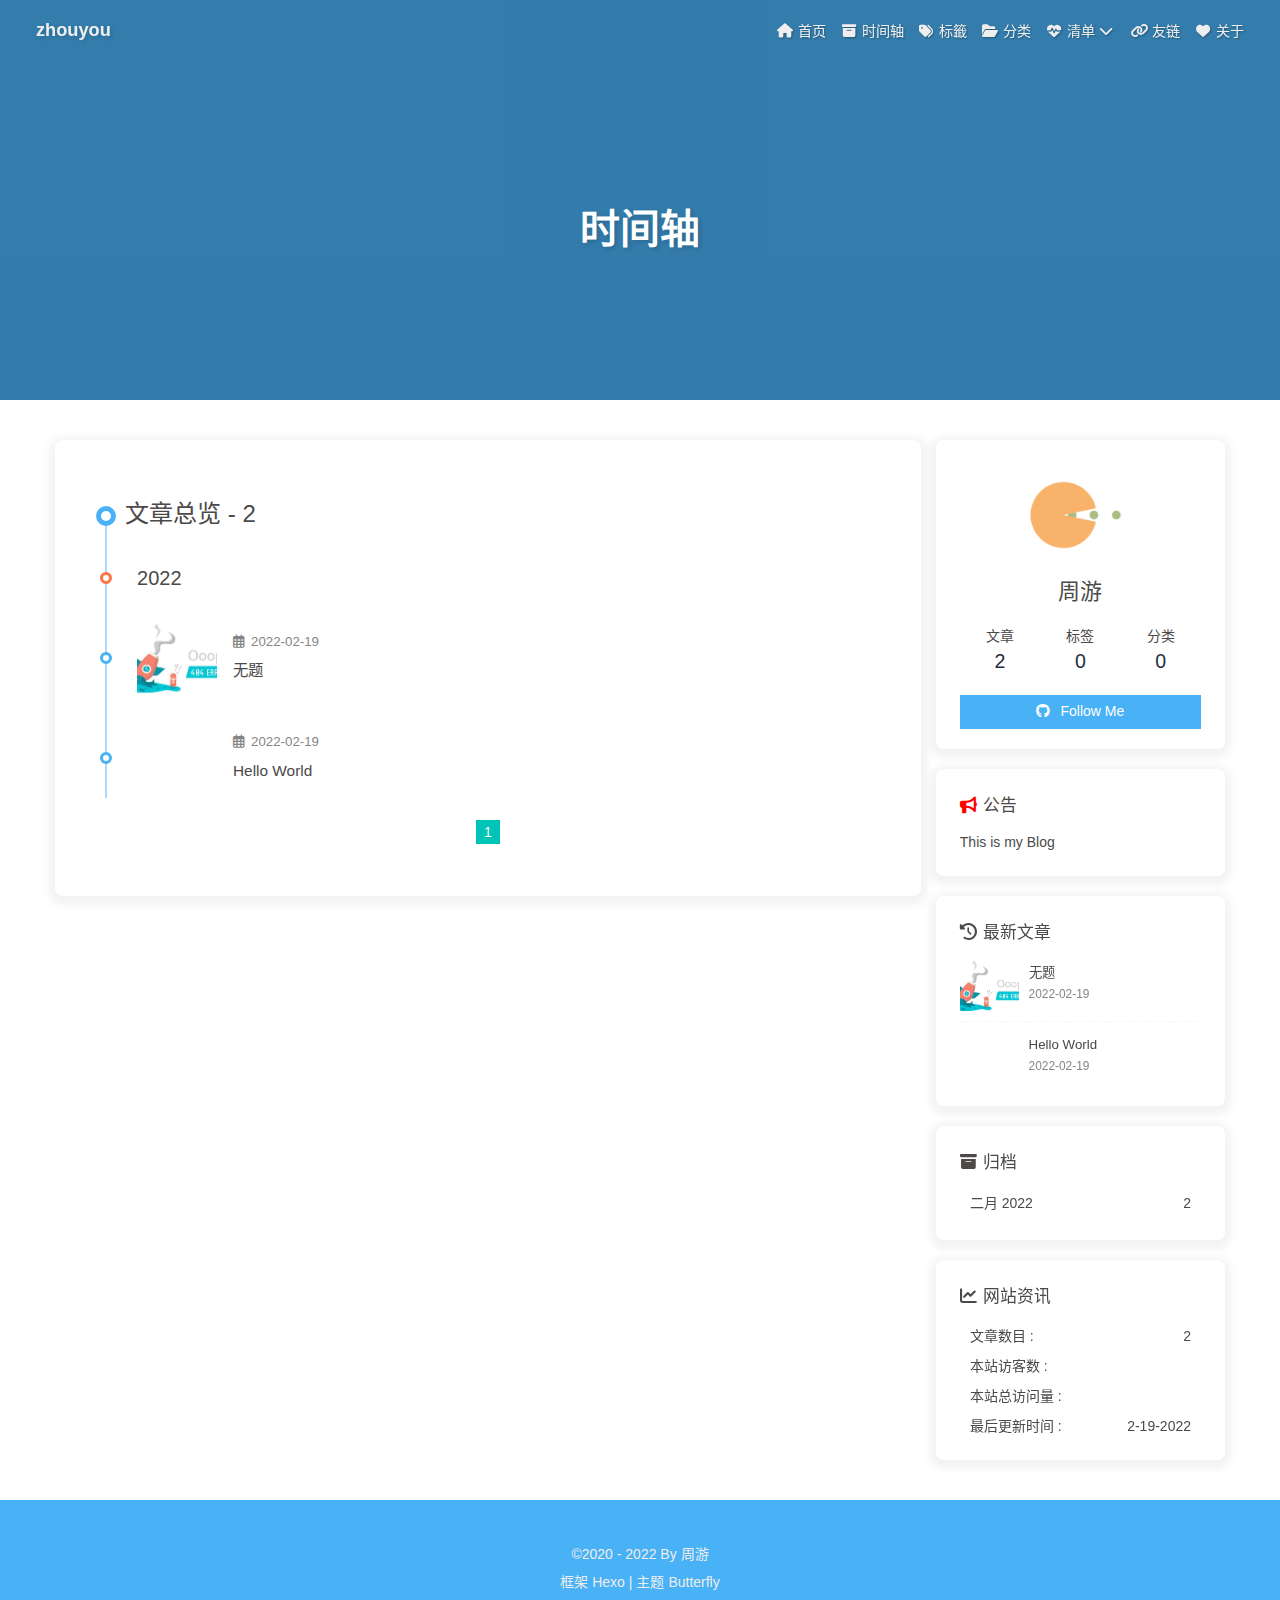
<file: archives/2022/index.html>
<!DOCTYPE html><html lang="zh-CN" data-theme="light"><head><meta charset="UTF-8"><meta http-equiv="X-UA-Compatible" content="IE=edge"><meta name="viewport" content="width=device-width, initial-scale=1.0, maximum-scale=1.0, user-scalable=no"><title>时间轴 | zhouyou</title><meta name="author" content="周游"><meta name="copyright" content="周游"><meta name="format-detection" content="telephone=no"><meta name="theme-color" content="#ffffff"><meta property="og:type" content="website">
<meta property="og:title" content="zhouyou">
<meta property="og:url" content="http://example.com/archives/2022/index.html">
<meta property="og:site_name" content="zhouyou">
<meta property="og:locale" content="zh_CN">
<meta property="og:image" content="https://tse1-mm.cn.bing.net/th/id/R-C.50433e3d23a6ba1bf53c13630630a368?rik=G1fAauVMSGsCyg&riu=http%3a%2f%2fwww.toopic.cn%2fpublic%2fuploads%2fimage%2f20200404%2f20200404182849_78999.jpg&ehk=lAlPXzsDQMV9Mv4fpb3y4RexpTLXKCBDogaXHO5TUm4%3d&risl=&pid=ImgRaw&r=0">
<meta property="article:author" content="周游">
<meta name="twitter:card" content="summary">
<meta name="twitter:image" content="https://tse1-mm.cn.bing.net/th/id/R-C.50433e3d23a6ba1bf53c13630630a368?rik=G1fAauVMSGsCyg&riu=http%3a%2f%2fwww.toopic.cn%2fpublic%2fuploads%2fimage%2f20200404%2f20200404182849_78999.jpg&ehk=lAlPXzsDQMV9Mv4fpb3y4RexpTLXKCBDogaXHO5TUm4%3d&risl=&pid=ImgRaw&r=0"><link rel="shortcut icon" href="/img/favicon.png"><link rel="canonical" href="http://example.com/archives/2022/"><link rel="preconnect" href="//cdn.jsdelivr.net"/><link rel="preconnect" href="//busuanzi.ibruce.info"/><link rel="stylesheet" href="/css/index.css"><link rel="stylesheet" href="https://cdn.jsdelivr.net/npm/@fortawesome/fontawesome-free@6/css/all.min.css" media="print" onload="this.media='all'"><link rel="stylesheet" href="https://cdn.jsdelivr.net/npm/@fancyapps/ui/dist/fancybox.css" media="print" onload="this.media='all'"><script>const GLOBAL_CONFIG = { 
  root: '/',
  algolia: undefined,
  localSearch: undefined,
  translate: {"defaultEncoding":2,"translateDelay":0,"msgToTraditionalChinese":"繁","msgToSimplifiedChinese":"簡"},
  noticeOutdate: undefined,
  highlight: {"plugin":"highlighjs","highlightCopy":true,"highlightLang":true,"highlightHeightLimit":false},
  copy: {
    success: '复制成功',
    error: '复制错误',
    noSupport: '浏览器不支持'
  },
  relativeDate: {
    homepage: false,
    post: false
  },
  runtime: '',
  date_suffix: {
    just: '刚刚',
    min: '分钟前',
    hour: '小时前',
    day: '天前',
    month: '个月前'
  },
  copyright: undefined,
  lightbox: 'fancybox',
  Snackbar: undefined,
  source: {
    justifiedGallery: {
      js: 'https://cdn.jsdelivr.net/npm/flickr-justified-gallery@2/dist/fjGallery.min.js',
      css: 'https://cdn.jsdelivr.net/npm/flickr-justified-gallery@2/dist/fjGallery.min.css'
    }
  },
  isPhotoFigcaption: false,
  islazyload: false,
  isAnchor: false
}</script><script id="config-diff">var GLOBAL_CONFIG_SITE = {
  title: '时间轴',
  isPost: false,
  isHome: false,
  isHighlightShrink: false,
  isToc: false,
  postUpdate: '2022-02-19 20:02:26'
}</script><noscript><style type="text/css">
  #nav {
    opacity: 1
  }
  .justified-gallery img {
    opacity: 1
  }

  #recent-posts time,
  #post-meta time {
    display: inline !important
  }
</style></noscript><script>(win=>{
    win.saveToLocal = {
      set: function setWithExpiry(key, value, ttl) {
        if (ttl === 0) return
        const now = new Date()
        const expiryDay = ttl * 86400000
        const item = {
          value: value,
          expiry: now.getTime() + expiryDay,
        }
        localStorage.setItem(key, JSON.stringify(item))
      },

      get: function getWithExpiry(key) {
        const itemStr = localStorage.getItem(key)

        if (!itemStr) {
          return undefined
        }
        const item = JSON.parse(itemStr)
        const now = new Date()

        if (now.getTime() > item.expiry) {
          localStorage.removeItem(key)
          return undefined
        }
        return item.value
      }
    }
  
    win.getScript = url => new Promise((resolve, reject) => {
      const script = document.createElement('script')
      script.src = url
      script.async = true
      script.onerror = reject
      script.onload = script.onreadystatechange = function() {
        const loadState = this.readyState
        if (loadState && loadState !== 'loaded' && loadState !== 'complete') return
        script.onload = script.onreadystatechange = null
        resolve()
      }
      document.head.appendChild(script)
    })
  
      win.activateDarkMode = function () {
        document.documentElement.setAttribute('data-theme', 'dark')
        if (document.querySelector('meta[name="theme-color"]') !== null) {
          document.querySelector('meta[name="theme-color"]').setAttribute('content', '#0d0d0d')
        }
      }
      win.activateLightMode = function () {
        document.documentElement.setAttribute('data-theme', 'light')
        if (document.querySelector('meta[name="theme-color"]') !== null) {
          document.querySelector('meta[name="theme-color"]').setAttribute('content', '#ffffff')
        }
      }
      const t = saveToLocal.get('theme')
    
          if (t === 'dark') activateDarkMode()
          else if (t === 'light') activateLightMode()
        
      const asideStatus = saveToLocal.get('aside-status')
      if (asideStatus !== undefined) {
        if (asideStatus === 'hide') {
          document.documentElement.classList.add('hide-aside')
        } else {
          document.documentElement.classList.remove('hide-aside')
        }
      }
    
    const detectApple = () => {
      if(/iPad|iPhone|iPod|Macintosh/.test(navigator.userAgent)){
        document.documentElement.classList.add('apple')
      }
    }
    detectApple()
    })(window)</script><meta name="generator" content="Hexo 6.0.0"></head><body><div id="sidebar"><div id="menu-mask"></div><div id="sidebar-menus"><div class="avatar-img is-center"><img src="https://tse1-mm.cn.bing.net/th/id/R-C.50433e3d23a6ba1bf53c13630630a368?rik=G1fAauVMSGsCyg&amp;riu=http%3a%2f%2fwww.toopic.cn%2fpublic%2fuploads%2fimage%2f20200404%2f20200404182849_78999.jpg&amp;ehk=lAlPXzsDQMV9Mv4fpb3y4RexpTLXKCBDogaXHO5TUm4%3d&amp;risl=&amp;pid=ImgRaw&amp;r=0" onerror="onerror=null;src='/img/friend_404.gif'" alt="avatar"/></div><div class="site-data is-center"><div class="data-item"><a href="/archives/"><div class="headline">文章</div><div class="length-num">2</div></a></div><div class="data-item"><a href="/tags/"><div class="headline">标签</div><div class="length-num">0</div></a></div><div class="data-item"><a href="/categories/"><div class="headline">分类</div><div class="length-num">0</div></a></div></div><hr/><div class="menus_items"><div class="menus_item"><a class="site-page" href="/"><i class="fa-fw fas fa-home"></i><span> 首页</span></a></div><div class="menus_item"><a class="site-page" href="/archives/"><i class="fa-fw fas fa-archive"></i><span> 时间轴</span></a></div><div class="menus_item"><a class="site-page" href="/tags/"><i class="fa-fw fas fa-tags"></i><span> 标籤</span></a></div><div class="menus_item"><a class="site-page" href="/categories/"><i class="fa-fw fas fa-folder-open"></i><span> 分类</span></a></div><div class="menus_item"><a class="site-page group" href="javascript:void(0);"><i class="fa-fw fa fa-heartbeat"></i><span> 清单</span><i class="fas fa-chevron-down"></i></a><ul class="menus_item_child"><li><a class="site-page child" href="/music/"><i class="fa-fw fas fa-music"></i><span> 音乐</span></a></li><li><a class="site-page child" href="/Gallery/"><i class="fa-fw fas fa-images"></i><span> 照片</span></a></li><li><a class="site-page child" href="/movies/"><i class="fa-fw fas fa-video"></i><span> 电影</span></a></li></ul></div><div class="menus_item"><a class="site-page" href="/link/"><i class="fa-fw fas fa-link"></i><span> 友链</span></a></div><div class="menus_item"><a class="site-page" href="/about/"><i class="fa-fw fas fa-heart"></i><span> 关于</span></a></div></div></div></div><div class="page" id="body-wrap"><header class="not-home-page" id="page-header" style="background-image: url('https://tse1-mm.cn.bing.net/th/id/R-C.50433e3d23a6ba1bf53c13630630a368?rik=G1fAauVMSGsCyg&amp;riu=http%3a%2f%2fwww.toopic.cn%2fpublic%2fuploads%2fimage%2f20200404%2f20200404182849_78999.jpg&amp;ehk=lAlPXzsDQMV9Mv4fpb3y4RexpTLXKCBDogaXHO5TUm4%3d&amp;risl=&amp;pid=ImgRaw&amp;r=0')"><nav id="nav"><span id="blog_name"><a id="site-name" href="/">zhouyou</a></span><div id="menus"><div class="menus_items"><div class="menus_item"><a class="site-page" href="/"><i class="fa-fw fas fa-home"></i><span> 首页</span></a></div><div class="menus_item"><a class="site-page" href="/archives/"><i class="fa-fw fas fa-archive"></i><span> 时间轴</span></a></div><div class="menus_item"><a class="site-page" href="/tags/"><i class="fa-fw fas fa-tags"></i><span> 标籤</span></a></div><div class="menus_item"><a class="site-page" href="/categories/"><i class="fa-fw fas fa-folder-open"></i><span> 分类</span></a></div><div class="menus_item"><a class="site-page group" href="javascript:void(0);"><i class="fa-fw fa fa-heartbeat"></i><span> 清单</span><i class="fas fa-chevron-down"></i></a><ul class="menus_item_child"><li><a class="site-page child" href="/music/"><i class="fa-fw fas fa-music"></i><span> 音乐</span></a></li><li><a class="site-page child" href="/Gallery/"><i class="fa-fw fas fa-images"></i><span> 照片</span></a></li><li><a class="site-page child" href="/movies/"><i class="fa-fw fas fa-video"></i><span> 电影</span></a></li></ul></div><div class="menus_item"><a class="site-page" href="/link/"><i class="fa-fw fas fa-link"></i><span> 友链</span></a></div><div class="menus_item"><a class="site-page" href="/about/"><i class="fa-fw fas fa-heart"></i><span> 关于</span></a></div></div><div id="toggle-menu"><a class="site-page"><i class="fas fa-bars fa-fw"></i></a></div></div></nav><div id="page-site-info"><h1 id="site-title">时间轴</h1></div></header><main class="layout" id="content-inner"><div id="archive"><div class="article-sort-title">文章总览 - 2</div><div class="article-sort"><div class="article-sort-item year">2022</div><div class="article-sort-item"><a class="article-sort-item-img" href="/2022/02/19/README/" title="无题"><img src="https://tse1-mm.cn.bing.net/th/id/R-C.50433e3d23a6ba1bf53c13630630a368?rik=G1fAauVMSGsCyg&amp;riu=http%3a%2f%2fwww.toopic.cn%2fpublic%2fuploads%2fimage%2f20200404%2f20200404182849_78999.jpg&amp;ehk=lAlPXzsDQMV9Mv4fpb3y4RexpTLXKCBDogaXHO5TUm4%3d&amp;risl=&amp;pid=ImgRaw&amp;r=0" alt="无题" onerror="this.onerror=null;this.src='/img/404.jpg'"></a><div class="article-sort-item-info"><div class="article-sort-item-time"><i class="far fa-calendar-alt"></i><time class="post-meta-date-created" datetime="2022-02-19T12:02:13.577Z" title="发表于 2022-02-19 20:02:13">2022-02-19</time></div><a class="article-sort-item-title" href="/2022/02/19/README/" title="无题">无题</a></div></div><div class="article-sort-item"><a class="article-sort-item-img" href="/2022/02/19/hello-world/" title="Hello World"><img src="[data-uri]" alt="Hello World" onerror="this.onerror=null;this.src='/img/404.jpg'"></a><div class="article-sort-item-info"><div class="article-sort-item-time"><i class="far fa-calendar-alt"></i><time class="post-meta-date-created" datetime="2022-02-19T05:24:13.740Z" title="发表于 2022-02-19 13:24:13">2022-02-19</time></div><a class="article-sort-item-title" href="/2022/02/19/hello-world/" title="Hello World">Hello World</a></div></div></div><nav id="pagination"><div class="pagination"><span class="page-number current">1</span></div></nav></div><div class="aside-content" id="aside-content"><div class="card-widget card-info"><div class="is-center"><div class="avatar-img"><img src="https://tse1-mm.cn.bing.net/th/id/R-C.50433e3d23a6ba1bf53c13630630a368?rik=G1fAauVMSGsCyg&amp;riu=http%3a%2f%2fwww.toopic.cn%2fpublic%2fuploads%2fimage%2f20200404%2f20200404182849_78999.jpg&amp;ehk=lAlPXzsDQMV9Mv4fpb3y4RexpTLXKCBDogaXHO5TUm4%3d&amp;risl=&amp;pid=ImgRaw&amp;r=0" onerror="this.onerror=null;this.src='/img/friend_404.gif'" alt="avatar"/></div><div class="author-info__name">周游</div><div class="author-info__description"></div></div><div class="card-info-data is-center"><div class="card-info-data-item"><a href="/archives/"><div class="headline">文章</div><div class="length-num">2</div></a></div><div class="card-info-data-item"><a href="/tags/"><div class="headline">标签</div><div class="length-num">0</div></a></div><div class="card-info-data-item"><a href="/categories/"><div class="headline">分类</div><div class="length-num">0</div></a></div></div><a id="card-info-btn" target="_blank" rel="noopener" href="https://github.com/xxxxxx"><i class="fab fa-github"></i><span>Follow Me</span></a></div><div class="card-widget card-announcement"><div class="item-headline"><i class="fas fa-bullhorn fa-shake"></i><span>公告</span></div><div class="announcement_content">This is my Blog</div></div><div class="sticky_layout"><div class="card-widget card-recent-post"><div class="item-headline"><i class="fas fa-history"></i><span>最新文章</span></div><div class="aside-list"><div class="aside-list-item"><a class="thumbnail" href="/2022/02/19/README/" title="无题"><img src="https://tse1-mm.cn.bing.net/th/id/R-C.50433e3d23a6ba1bf53c13630630a368?rik=G1fAauVMSGsCyg&amp;riu=http%3a%2f%2fwww.toopic.cn%2fpublic%2fuploads%2fimage%2f20200404%2f20200404182849_78999.jpg&amp;ehk=lAlPXzsDQMV9Mv4fpb3y4RexpTLXKCBDogaXHO5TUm4%3d&amp;risl=&amp;pid=ImgRaw&amp;r=0" onerror="this.onerror=null;this.src='/img/404.jpg'" alt="无题"/></a><div class="content"><a class="title" href="/2022/02/19/README/" title="无题">无题</a><time datetime="2022-02-19T12:02:13.577Z" title="发表于 2022-02-19 20:02:13">2022-02-19</time></div></div><div class="aside-list-item"><a class="thumbnail" href="/2022/02/19/hello-world/" title="Hello World"><img src="[data-uri]" onerror="this.onerror=null;this.src='/img/404.jpg'" alt="Hello World"/></a><div class="content"><a class="title" href="/2022/02/19/hello-world/" title="Hello World">Hello World</a><time datetime="2022-02-19T05:24:13.740Z" title="发表于 2022-02-19 13:24:13">2022-02-19</time></div></div></div></div><div class="card-widget card-archives"><div class="item-headline"><i class="fas fa-archive"></i><span>归档</span></div><ul class="card-archive-list"><li class="card-archive-list-item"><a class="card-archive-list-link" href="/archives/2022/02/"><span class="card-archive-list-date">二月 2022</span><span class="card-archive-list-count">2</span></a></li></ul></div><div class="card-widget card-webinfo"><div class="item-headline"><i class="fas fa-chart-line"></i><span>网站资讯</span></div><div class="webinfo"><div class="webinfo-item"><div class="item-name">文章数目 :</div><div class="item-count">2</div></div><div class="webinfo-item"><div class="item-name">本站访客数 :</div><div class="item-count" id="busuanzi_value_site_uv"></div></div><div class="webinfo-item"><div class="item-name">本站总访问量 :</div><div class="item-count" id="busuanzi_value_site_pv"></div></div><div class="webinfo-item"><div class="item-name">最后更新时间 :</div><div class="item-count" id="last-push-date" data-lastPushDate="2022-02-19T12:02:26.297Z"></div></div></div></div></div></div></main><footer id="footer"><div id="footer-wrap"><div class="copyright">&copy;2020 - 2022 By 周游</div><div class="framework-info"><span>框架 </span><a target="_blank" rel="noopener" href="https://hexo.io">Hexo</a><span class="footer-separator">|</span><span>主题 </span><a target="_blank" rel="noopener" href="https://github.com/jerryc127/hexo-theme-butterfly">Butterfly</a></div></div></footer></div><div id="rightside"><div id="rightside-config-hide"><button id="translateLink" type="button" title="简繁转换">繁</button><button id="darkmode" type="button" title="浅色和深色模式转换"><i class="fas fa-adjust"></i></button><button id="hide-aside-btn" type="button" title="单栏和双栏切换"><i class="fas fa-arrows-alt-h"></i></button></div><div id="rightside-config-show"><button id="rightside_config" type="button" title="设置"><i class="fas fa-cog fa-spin"></i></button><button id="go-up" type="button" title="回到顶部"><i class="fas fa-arrow-up"></i></button></div></div><div><script src="/js/utils.js"></script><script src="/js/main.js"></script><script src="/js/tw_cn.js"></script><script src="https://cdn.jsdelivr.net/npm/@fancyapps/ui/dist/fancybox.umd.js"></script><div class="js-pjax"></div><script async data-pjax src="//busuanzi.ibruce.info/busuanzi/2.3/busuanzi.pure.mini.js"></script></div></body></html>
</file>
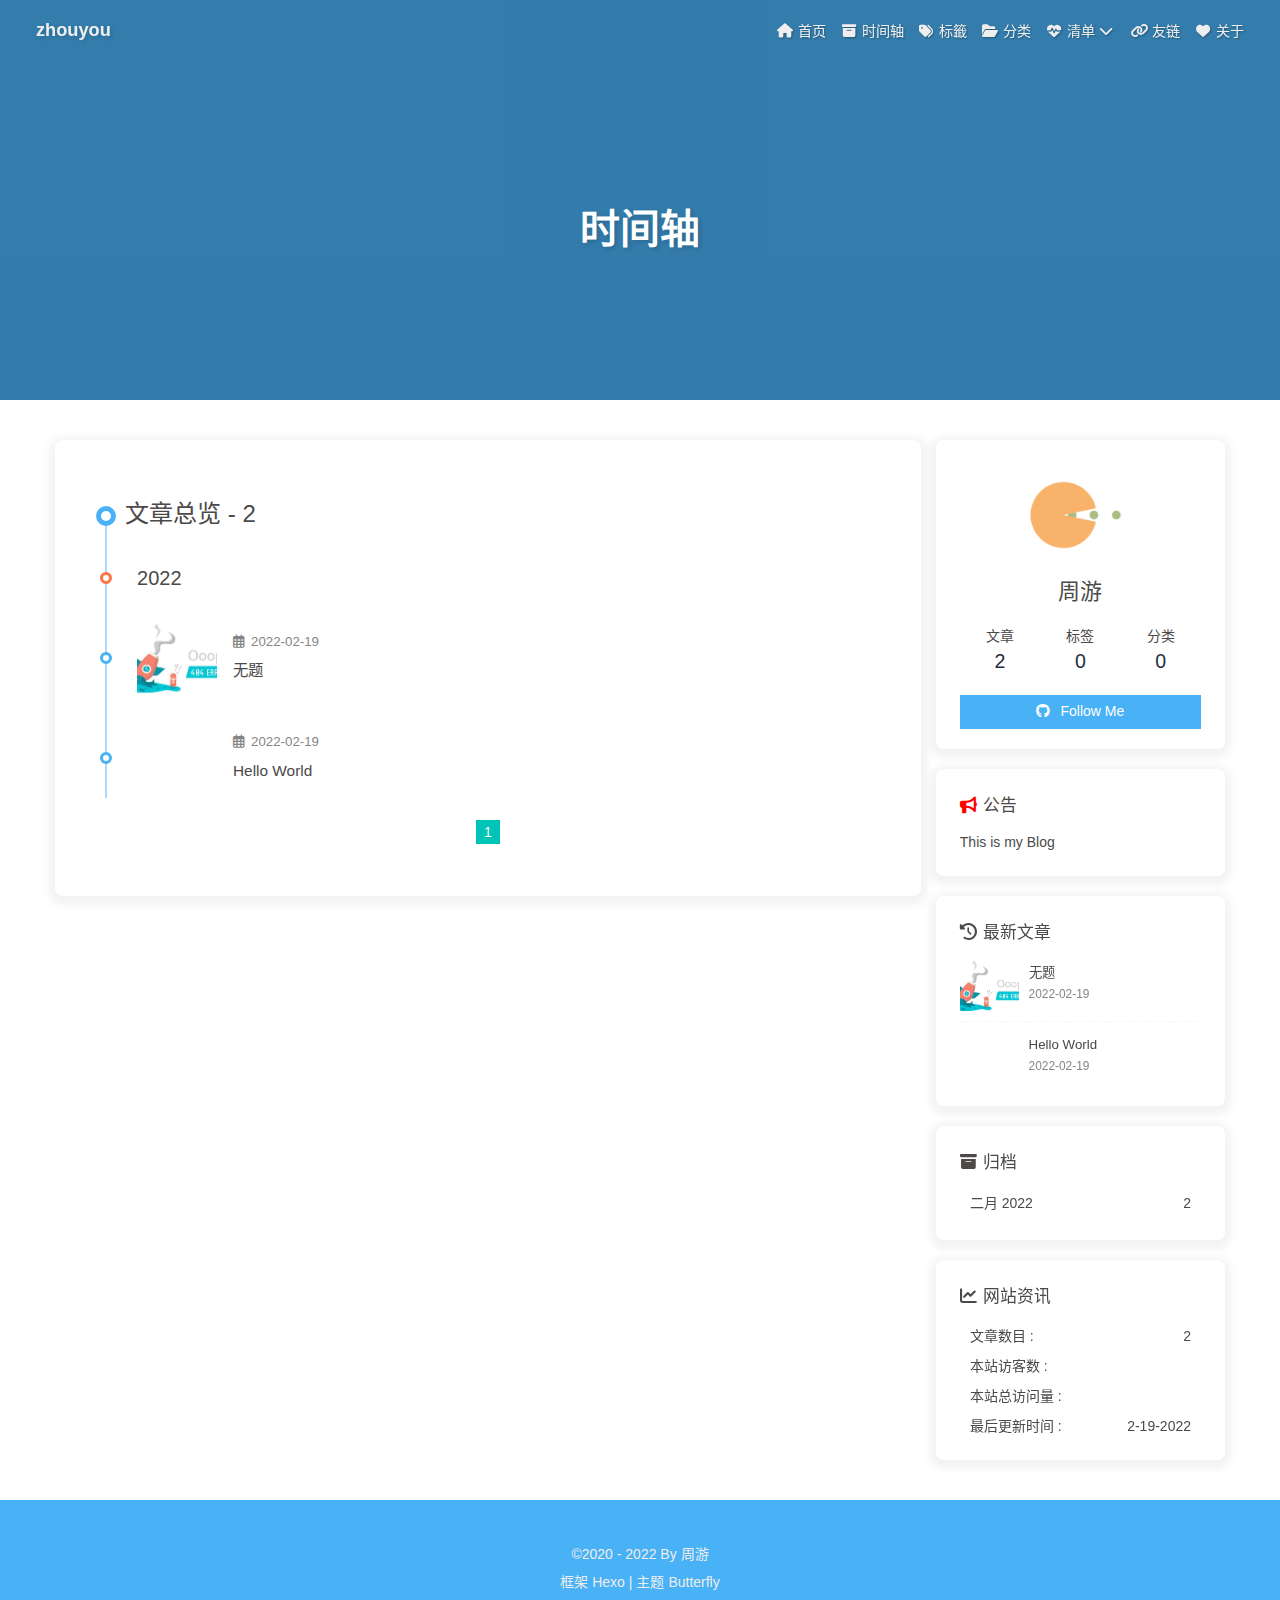
<file: archives/2022/02/index.html>
<!DOCTYPE html><html lang="zh-CN" data-theme="light"><head><meta charset="UTF-8"><meta http-equiv="X-UA-Compatible" content="IE=edge"><meta name="viewport" content="width=device-width, initial-scale=1.0, maximum-scale=1.0, user-scalable=no"><title>时间轴 | zhouyou</title><meta name="author" content="周游"><meta name="copyright" content="周游"><meta name="format-detection" content="telephone=no"><meta name="theme-color" content="#ffffff"><meta property="og:type" content="website">
<meta property="og:title" content="zhouyou">
<meta property="og:url" content="http://example.com/archives/2022/02/index.html">
<meta property="og:site_name" content="zhouyou">
<meta property="og:locale" content="zh_CN">
<meta property="og:image" content="https://tse1-mm.cn.bing.net/th/id/R-C.50433e3d23a6ba1bf53c13630630a368?rik=G1fAauVMSGsCyg&riu=http%3a%2f%2fwww.toopic.cn%2fpublic%2fuploads%2fimage%2f20200404%2f20200404182849_78999.jpg&ehk=lAlPXzsDQMV9Mv4fpb3y4RexpTLXKCBDogaXHO5TUm4%3d&risl=&pid=ImgRaw&r=0">
<meta property="article:author" content="周游">
<meta name="twitter:card" content="summary">
<meta name="twitter:image" content="https://tse1-mm.cn.bing.net/th/id/R-C.50433e3d23a6ba1bf53c13630630a368?rik=G1fAauVMSGsCyg&riu=http%3a%2f%2fwww.toopic.cn%2fpublic%2fuploads%2fimage%2f20200404%2f20200404182849_78999.jpg&ehk=lAlPXzsDQMV9Mv4fpb3y4RexpTLXKCBDogaXHO5TUm4%3d&risl=&pid=ImgRaw&r=0"><link rel="shortcut icon" href="/img/favicon.png"><link rel="canonical" href="http://example.com/archives/2022/02/"><link rel="preconnect" href="//cdn.jsdelivr.net"/><link rel="preconnect" href="//busuanzi.ibruce.info"/><link rel="stylesheet" href="/css/index.css"><link rel="stylesheet" href="https://cdn.jsdelivr.net/npm/@fortawesome/fontawesome-free@6/css/all.min.css" media="print" onload="this.media='all'"><link rel="stylesheet" href="https://cdn.jsdelivr.net/npm/@fancyapps/ui/dist/fancybox.css" media="print" onload="this.media='all'"><script>const GLOBAL_CONFIG = { 
  root: '/',
  algolia: undefined,
  localSearch: undefined,
  translate: {"defaultEncoding":2,"translateDelay":0,"msgToTraditionalChinese":"繁","msgToSimplifiedChinese":"簡"},
  noticeOutdate: undefined,
  highlight: {"plugin":"highlighjs","highlightCopy":true,"highlightLang":true,"highlightHeightLimit":false},
  copy: {
    success: '复制成功',
    error: '复制错误',
    noSupport: '浏览器不支持'
  },
  relativeDate: {
    homepage: false,
    post: false
  },
  runtime: '',
  date_suffix: {
    just: '刚刚',
    min: '分钟前',
    hour: '小时前',
    day: '天前',
    month: '个月前'
  },
  copyright: undefined,
  lightbox: 'fancybox',
  Snackbar: undefined,
  source: {
    justifiedGallery: {
      js: 'https://cdn.jsdelivr.net/npm/flickr-justified-gallery@2/dist/fjGallery.min.js',
      css: 'https://cdn.jsdelivr.net/npm/flickr-justified-gallery@2/dist/fjGallery.min.css'
    }
  },
  isPhotoFigcaption: false,
  islazyload: false,
  isAnchor: false
}</script><script id="config-diff">var GLOBAL_CONFIG_SITE = {
  title: '时间轴',
  isPost: false,
  isHome: false,
  isHighlightShrink: false,
  isToc: false,
  postUpdate: '2022-02-19 20:02:26'
}</script><noscript><style type="text/css">
  #nav {
    opacity: 1
  }
  .justified-gallery img {
    opacity: 1
  }

  #recent-posts time,
  #post-meta time {
    display: inline !important
  }
</style></noscript><script>(win=>{
    win.saveToLocal = {
      set: function setWithExpiry(key, value, ttl) {
        if (ttl === 0) return
        const now = new Date()
        const expiryDay = ttl * 86400000
        const item = {
          value: value,
          expiry: now.getTime() + expiryDay,
        }
        localStorage.setItem(key, JSON.stringify(item))
      },

      get: function getWithExpiry(key) {
        const itemStr = localStorage.getItem(key)

        if (!itemStr) {
          return undefined
        }
        const item = JSON.parse(itemStr)
        const now = new Date()

        if (now.getTime() > item.expiry) {
          localStorage.removeItem(key)
          return undefined
        }
        return item.value
      }
    }
  
    win.getScript = url => new Promise((resolve, reject) => {
      const script = document.createElement('script')
      script.src = url
      script.async = true
      script.onerror = reject
      script.onload = script.onreadystatechange = function() {
        const loadState = this.readyState
        if (loadState && loadState !== 'loaded' && loadState !== 'complete') return
        script.onload = script.onreadystatechange = null
        resolve()
      }
      document.head.appendChild(script)
    })
  
      win.activateDarkMode = function () {
        document.documentElement.setAttribute('data-theme', 'dark')
        if (document.querySelector('meta[name="theme-color"]') !== null) {
          document.querySelector('meta[name="theme-color"]').setAttribute('content', '#0d0d0d')
        }
      }
      win.activateLightMode = function () {
        document.documentElement.setAttribute('data-theme', 'light')
        if (document.querySelector('meta[name="theme-color"]') !== null) {
          document.querySelector('meta[name="theme-color"]').setAttribute('content', '#ffffff')
        }
      }
      const t = saveToLocal.get('theme')
    
          if (t === 'dark') activateDarkMode()
          else if (t === 'light') activateLightMode()
        
      const asideStatus = saveToLocal.get('aside-status')
      if (asideStatus !== undefined) {
        if (asideStatus === 'hide') {
          document.documentElement.classList.add('hide-aside')
        } else {
          document.documentElement.classList.remove('hide-aside')
        }
      }
    
    const detectApple = () => {
      if(/iPad|iPhone|iPod|Macintosh/.test(navigator.userAgent)){
        document.documentElement.classList.add('apple')
      }
    }
    detectApple()
    })(window)</script><meta name="generator" content="Hexo 6.0.0"></head><body><div id="sidebar"><div id="menu-mask"></div><div id="sidebar-menus"><div class="avatar-img is-center"><img src="https://tse1-mm.cn.bing.net/th/id/R-C.50433e3d23a6ba1bf53c13630630a368?rik=G1fAauVMSGsCyg&amp;riu=http%3a%2f%2fwww.toopic.cn%2fpublic%2fuploads%2fimage%2f20200404%2f20200404182849_78999.jpg&amp;ehk=lAlPXzsDQMV9Mv4fpb3y4RexpTLXKCBDogaXHO5TUm4%3d&amp;risl=&amp;pid=ImgRaw&amp;r=0" onerror="onerror=null;src='/img/friend_404.gif'" alt="avatar"/></div><div class="site-data is-center"><div class="data-item"><a href="/archives/"><div class="headline">文章</div><div class="length-num">2</div></a></div><div class="data-item"><a href="/tags/"><div class="headline">标签</div><div class="length-num">0</div></a></div><div class="data-item"><a href="/categories/"><div class="headline">分类</div><div class="length-num">0</div></a></div></div><hr/><div class="menus_items"><div class="menus_item"><a class="site-page" href="/"><i class="fa-fw fas fa-home"></i><span> 首页</span></a></div><div class="menus_item"><a class="site-page" href="/archives/"><i class="fa-fw fas fa-archive"></i><span> 时间轴</span></a></div><div class="menus_item"><a class="site-page" href="/tags/"><i class="fa-fw fas fa-tags"></i><span> 标籤</span></a></div><div class="menus_item"><a class="site-page" href="/categories/"><i class="fa-fw fas fa-folder-open"></i><span> 分类</span></a></div><div class="menus_item"><a class="site-page group" href="javascript:void(0);"><i class="fa-fw fa fa-heartbeat"></i><span> 清单</span><i class="fas fa-chevron-down"></i></a><ul class="menus_item_child"><li><a class="site-page child" href="/music/"><i class="fa-fw fas fa-music"></i><span> 音乐</span></a></li><li><a class="site-page child" href="/Gallery/"><i class="fa-fw fas fa-images"></i><span> 照片</span></a></li><li><a class="site-page child" href="/movies/"><i class="fa-fw fas fa-video"></i><span> 电影</span></a></li></ul></div><div class="menus_item"><a class="site-page" href="/link/"><i class="fa-fw fas fa-link"></i><span> 友链</span></a></div><div class="menus_item"><a class="site-page" href="/about/"><i class="fa-fw fas fa-heart"></i><span> 关于</span></a></div></div></div></div><div class="page" id="body-wrap"><header class="not-home-page" id="page-header" style="background-image: url('https://tse1-mm.cn.bing.net/th/id/R-C.50433e3d23a6ba1bf53c13630630a368?rik=G1fAauVMSGsCyg&amp;riu=http%3a%2f%2fwww.toopic.cn%2fpublic%2fuploads%2fimage%2f20200404%2f20200404182849_78999.jpg&amp;ehk=lAlPXzsDQMV9Mv4fpb3y4RexpTLXKCBDogaXHO5TUm4%3d&amp;risl=&amp;pid=ImgRaw&amp;r=0')"><nav id="nav"><span id="blog_name"><a id="site-name" href="/">zhouyou</a></span><div id="menus"><div class="menus_items"><div class="menus_item"><a class="site-page" href="/"><i class="fa-fw fas fa-home"></i><span> 首页</span></a></div><div class="menus_item"><a class="site-page" href="/archives/"><i class="fa-fw fas fa-archive"></i><span> 时间轴</span></a></div><div class="menus_item"><a class="site-page" href="/tags/"><i class="fa-fw fas fa-tags"></i><span> 标籤</span></a></div><div class="menus_item"><a class="site-page" href="/categories/"><i class="fa-fw fas fa-folder-open"></i><span> 分类</span></a></div><div class="menus_item"><a class="site-page group" href="javascript:void(0);"><i class="fa-fw fa fa-heartbeat"></i><span> 清单</span><i class="fas fa-chevron-down"></i></a><ul class="menus_item_child"><li><a class="site-page child" href="/music/"><i class="fa-fw fas fa-music"></i><span> 音乐</span></a></li><li><a class="site-page child" href="/Gallery/"><i class="fa-fw fas fa-images"></i><span> 照片</span></a></li><li><a class="site-page child" href="/movies/"><i class="fa-fw fas fa-video"></i><span> 电影</span></a></li></ul></div><div class="menus_item"><a class="site-page" href="/link/"><i class="fa-fw fas fa-link"></i><span> 友链</span></a></div><div class="menus_item"><a class="site-page" href="/about/"><i class="fa-fw fas fa-heart"></i><span> 关于</span></a></div></div><div id="toggle-menu"><a class="site-page"><i class="fas fa-bars fa-fw"></i></a></div></div></nav><div id="page-site-info"><h1 id="site-title">时间轴</h1></div></header><main class="layout" id="content-inner"><div id="archive"><div class="article-sort-title">文章总览 - 2</div><div class="article-sort"><div class="article-sort-item year">2022</div><div class="article-sort-item"><a class="article-sort-item-img" href="/2022/02/19/README/" title="无题"><img src="https://tse1-mm.cn.bing.net/th/id/R-C.50433e3d23a6ba1bf53c13630630a368?rik=G1fAauVMSGsCyg&amp;riu=http%3a%2f%2fwww.toopic.cn%2fpublic%2fuploads%2fimage%2f20200404%2f20200404182849_78999.jpg&amp;ehk=lAlPXzsDQMV9Mv4fpb3y4RexpTLXKCBDogaXHO5TUm4%3d&amp;risl=&amp;pid=ImgRaw&amp;r=0" alt="无题" onerror="this.onerror=null;this.src='/img/404.jpg'"></a><div class="article-sort-item-info"><div class="article-sort-item-time"><i class="far fa-calendar-alt"></i><time class="post-meta-date-created" datetime="2022-02-19T12:02:13.577Z" title="发表于 2022-02-19 20:02:13">2022-02-19</time></div><a class="article-sort-item-title" href="/2022/02/19/README/" title="无题">无题</a></div></div><div class="article-sort-item"><a class="article-sort-item-img" href="/2022/02/19/hello-world/" title="Hello World"><img src="[data-uri]" alt="Hello World" onerror="this.onerror=null;this.src='/img/404.jpg'"></a><div class="article-sort-item-info"><div class="article-sort-item-time"><i class="far fa-calendar-alt"></i><time class="post-meta-date-created" datetime="2022-02-19T05:24:13.740Z" title="发表于 2022-02-19 13:24:13">2022-02-19</time></div><a class="article-sort-item-title" href="/2022/02/19/hello-world/" title="Hello World">Hello World</a></div></div></div><nav id="pagination"><div class="pagination"><span class="page-number current">1</span></div></nav></div><div class="aside-content" id="aside-content"><div class="card-widget card-info"><div class="is-center"><div class="avatar-img"><img src="https://tse1-mm.cn.bing.net/th/id/R-C.50433e3d23a6ba1bf53c13630630a368?rik=G1fAauVMSGsCyg&amp;riu=http%3a%2f%2fwww.toopic.cn%2fpublic%2fuploads%2fimage%2f20200404%2f20200404182849_78999.jpg&amp;ehk=lAlPXzsDQMV9Mv4fpb3y4RexpTLXKCBDogaXHO5TUm4%3d&amp;risl=&amp;pid=ImgRaw&amp;r=0" onerror="this.onerror=null;this.src='/img/friend_404.gif'" alt="avatar"/></div><div class="author-info__name">周游</div><div class="author-info__description"></div></div><div class="card-info-data is-center"><div class="card-info-data-item"><a href="/archives/"><div class="headline">文章</div><div class="length-num">2</div></a></div><div class="card-info-data-item"><a href="/tags/"><div class="headline">标签</div><div class="length-num">0</div></a></div><div class="card-info-data-item"><a href="/categories/"><div class="headline">分类</div><div class="length-num">0</div></a></div></div><a id="card-info-btn" target="_blank" rel="noopener" href="https://github.com/xxxxxx"><i class="fab fa-github"></i><span>Follow Me</span></a></div><div class="card-widget card-announcement"><div class="item-headline"><i class="fas fa-bullhorn fa-shake"></i><span>公告</span></div><div class="announcement_content">This is my Blog</div></div><div class="sticky_layout"><div class="card-widget card-recent-post"><div class="item-headline"><i class="fas fa-history"></i><span>最新文章</span></div><div class="aside-list"><div class="aside-list-item"><a class="thumbnail" href="/2022/02/19/README/" title="无题"><img src="https://tse1-mm.cn.bing.net/th/id/R-C.50433e3d23a6ba1bf53c13630630a368?rik=G1fAauVMSGsCyg&amp;riu=http%3a%2f%2fwww.toopic.cn%2fpublic%2fuploads%2fimage%2f20200404%2f20200404182849_78999.jpg&amp;ehk=lAlPXzsDQMV9Mv4fpb3y4RexpTLXKCBDogaXHO5TUm4%3d&amp;risl=&amp;pid=ImgRaw&amp;r=0" onerror="this.onerror=null;this.src='/img/404.jpg'" alt="无题"/></a><div class="content"><a class="title" href="/2022/02/19/README/" title="无题">无题</a><time datetime="2022-02-19T12:02:13.577Z" title="发表于 2022-02-19 20:02:13">2022-02-19</time></div></div><div class="aside-list-item"><a class="thumbnail" href="/2022/02/19/hello-world/" title="Hello World"><img src="[data-uri]" onerror="this.onerror=null;this.src='/img/404.jpg'" alt="Hello World"/></a><div class="content"><a class="title" href="/2022/02/19/hello-world/" title="Hello World">Hello World</a><time datetime="2022-02-19T05:24:13.740Z" title="发表于 2022-02-19 13:24:13">2022-02-19</time></div></div></div></div><div class="card-widget card-archives"><div class="item-headline"><i class="fas fa-archive"></i><span>归档</span></div><ul class="card-archive-list"><li class="card-archive-list-item"><a class="card-archive-list-link" href="/archives/2022/02/"><span class="card-archive-list-date">二月 2022</span><span class="card-archive-list-count">2</span></a></li></ul></div><div class="card-widget card-webinfo"><div class="item-headline"><i class="fas fa-chart-line"></i><span>网站资讯</span></div><div class="webinfo"><div class="webinfo-item"><div class="item-name">文章数目 :</div><div class="item-count">2</div></div><div class="webinfo-item"><div class="item-name">本站访客数 :</div><div class="item-count" id="busuanzi_value_site_uv"></div></div><div class="webinfo-item"><div class="item-name">本站总访问量 :</div><div class="item-count" id="busuanzi_value_site_pv"></div></div><div class="webinfo-item"><div class="item-name">最后更新时间 :</div><div class="item-count" id="last-push-date" data-lastPushDate="2022-02-19T12:02:26.297Z"></div></div></div></div></div></div></main><footer id="footer"><div id="footer-wrap"><div class="copyright">&copy;2020 - 2022 By 周游</div><div class="framework-info"><span>框架 </span><a target="_blank" rel="noopener" href="https://hexo.io">Hexo</a><span class="footer-separator">|</span><span>主题 </span><a target="_blank" rel="noopener" href="https://github.com/jerryc127/hexo-theme-butterfly">Butterfly</a></div></div></footer></div><div id="rightside"><div id="rightside-config-hide"><button id="translateLink" type="button" title="简繁转换">繁</button><button id="darkmode" type="button" title="浅色和深色模式转换"><i class="fas fa-adjust"></i></button><button id="hide-aside-btn" type="button" title="单栏和双栏切换"><i class="fas fa-arrows-alt-h"></i></button></div><div id="rightside-config-show"><button id="rightside_config" type="button" title="设置"><i class="fas fa-cog fa-spin"></i></button><button id="go-up" type="button" title="回到顶部"><i class="fas fa-arrow-up"></i></button></div></div><div><script src="/js/utils.js"></script><script src="/js/main.js"></script><script src="/js/tw_cn.js"></script><script src="https://cdn.jsdelivr.net/npm/@fancyapps/ui/dist/fancybox.umd.js"></script><div class="js-pjax"></div><script async data-pjax src="//busuanzi.ibruce.info/busuanzi/2.3/busuanzi.pure.mini.js"></script></div></body></html>
</file>
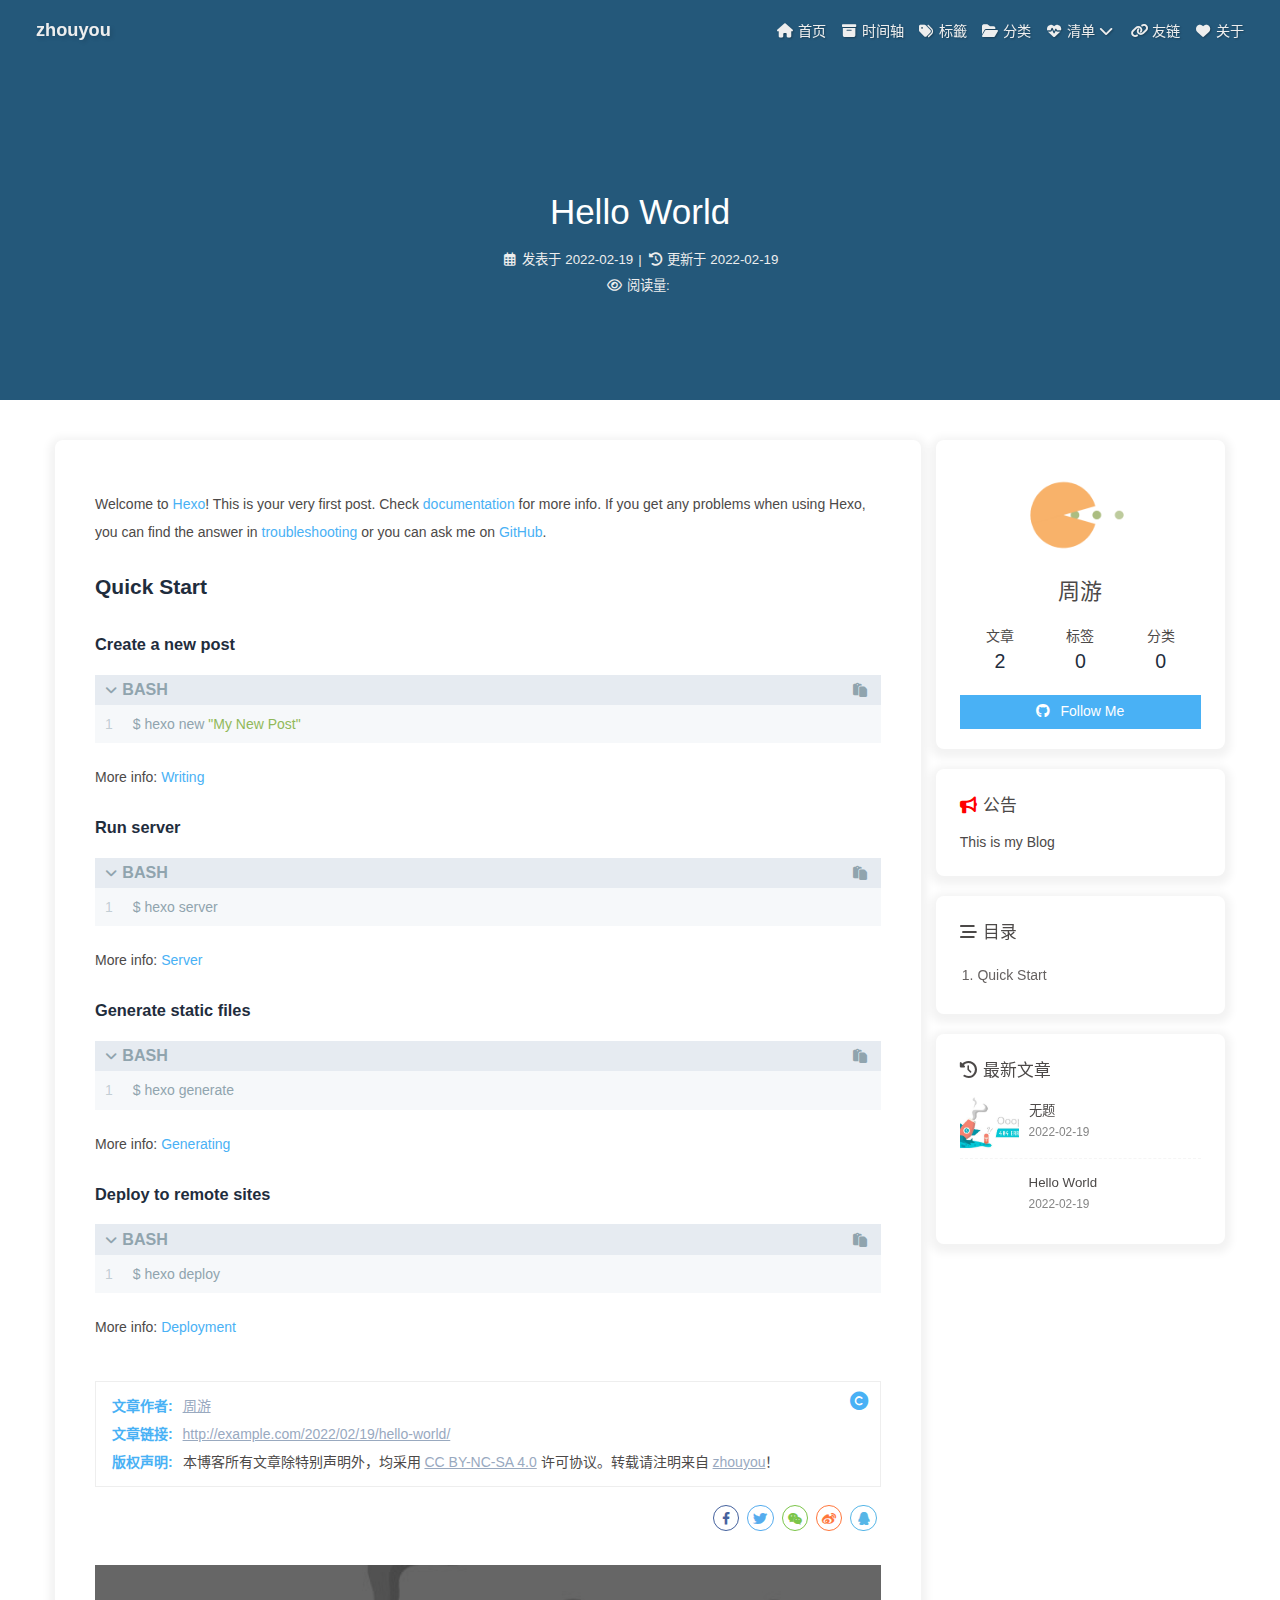
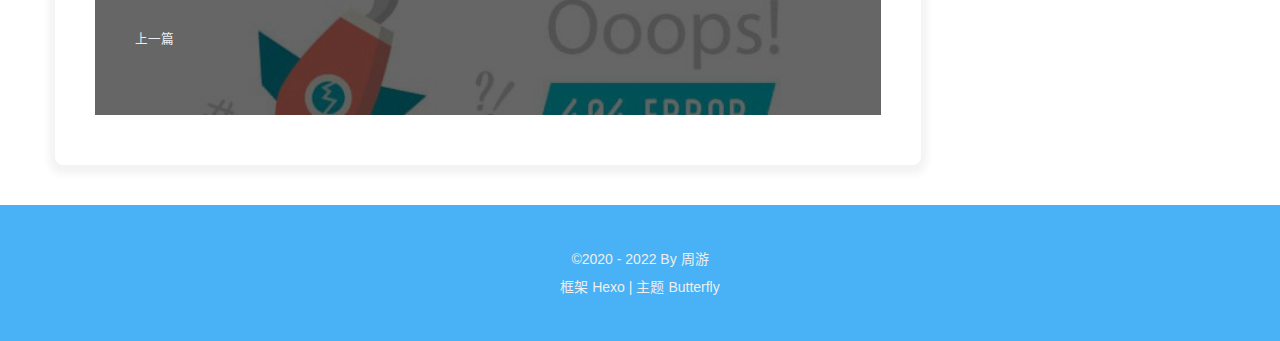
<file: 2022/02/19/hello-world/index.html>
<!DOCTYPE html><html lang="zh-CN" data-theme="light"><head><meta charset="UTF-8"><meta http-equiv="X-UA-Compatible" content="IE=edge"><meta name="viewport" content="width=device-width, initial-scale=1.0, maximum-scale=1.0, user-scalable=no"><title>Hello World | zhouyou</title><meta name="author" content="周游"><meta name="copyright" content="周游"><meta name="format-detection" content="telephone=no"><meta name="theme-color" content="#ffffff"><meta name="description" content="Welcome to Hexo! This is your very first post. Check documentation for more info. If you get any problems when using Hexo, you can find the answer in troubleshooting or you can ask me on GitHub. Quick">
<meta property="og:type" content="article">
<meta property="og:title" content="Hello World">
<meta property="og:url" content="http://example.com/2022/02/19/hello-world/index.html">
<meta property="og:site_name" content="zhouyou">
<meta property="og:description" content="Welcome to Hexo! This is your very first post. Check documentation for more info. If you get any problems when using Hexo, you can find the answer in troubleshooting or you can ask me on GitHub. Quick">
<meta property="og:locale" content="zh_CN">
<meta property="og:image" content="[data-uri]">
<meta property="article:published_time" content="2022-02-19T05:24:13.740Z">
<meta property="article:modified_time" content="2022-02-19T05:24:13.740Z">
<meta property="article:author" content="周游">
<meta name="twitter:card" content="summary">
<meta name="twitter:image" content="[data-uri]"><link rel="shortcut icon" href="/img/favicon.png"><link rel="canonical" href="http://example.com/2022/02/19/hello-world/"><link rel="preconnect" href="//cdn.jsdelivr.net"/><link rel="preconnect" href="//busuanzi.ibruce.info"/><link rel="stylesheet" href="/css/index.css"><link rel="stylesheet" href="https://cdn.jsdelivr.net/npm/@fortawesome/fontawesome-free@6/css/all.min.css" media="print" onload="this.media='all'"><link rel="stylesheet" href="https://cdn.jsdelivr.net/npm/@fancyapps/ui/dist/fancybox.css" media="print" onload="this.media='all'"><script>const GLOBAL_CONFIG = { 
  root: '/',
  algolia: undefined,
  localSearch: undefined,
  translate: {"defaultEncoding":2,"translateDelay":0,"msgToTraditionalChinese":"繁","msgToSimplifiedChinese":"簡"},
  noticeOutdate: undefined,
  highlight: {"plugin":"highlighjs","highlightCopy":true,"highlightLang":true,"highlightHeightLimit":false},
  copy: {
    success: '复制成功',
    error: '复制错误',
    noSupport: '浏览器不支持'
  },
  relativeDate: {
    homepage: false,
    post: false
  },
  runtime: '',
  date_suffix: {
    just: '刚刚',
    min: '分钟前',
    hour: '小时前',
    day: '天前',
    month: '个月前'
  },
  copyright: undefined,
  lightbox: 'fancybox',
  Snackbar: undefined,
  source: {
    justifiedGallery: {
      js: 'https://cdn.jsdelivr.net/npm/flickr-justified-gallery@2/dist/fjGallery.min.js',
      css: 'https://cdn.jsdelivr.net/npm/flickr-justified-gallery@2/dist/fjGallery.min.css'
    }
  },
  isPhotoFigcaption: false,
  islazyload: false,
  isAnchor: false
}</script><script id="config-diff">var GLOBAL_CONFIG_SITE = {
  title: 'Hello World',
  isPost: true,
  isHome: false,
  isHighlightShrink: false,
  isToc: true,
  postUpdate: '2022-02-19 13:24:13'
}</script><noscript><style type="text/css">
  #nav {
    opacity: 1
  }
  .justified-gallery img {
    opacity: 1
  }

  #recent-posts time,
  #post-meta time {
    display: inline !important
  }
</style></noscript><script>(win=>{
    win.saveToLocal = {
      set: function setWithExpiry(key, value, ttl) {
        if (ttl === 0) return
        const now = new Date()
        const expiryDay = ttl * 86400000
        const item = {
          value: value,
          expiry: now.getTime() + expiryDay,
        }
        localStorage.setItem(key, JSON.stringify(item))
      },

      get: function getWithExpiry(key) {
        const itemStr = localStorage.getItem(key)

        if (!itemStr) {
          return undefined
        }
        const item = JSON.parse(itemStr)
        const now = new Date()

        if (now.getTime() > item.expiry) {
          localStorage.removeItem(key)
          return undefined
        }
        return item.value
      }
    }
  
    win.getScript = url => new Promise((resolve, reject) => {
      const script = document.createElement('script')
      script.src = url
      script.async = true
      script.onerror = reject
      script.onload = script.onreadystatechange = function() {
        const loadState = this.readyState
        if (loadState && loadState !== 'loaded' && loadState !== 'complete') return
        script.onload = script.onreadystatechange = null
        resolve()
      }
      document.head.appendChild(script)
    })
  
      win.activateDarkMode = function () {
        document.documentElement.setAttribute('data-theme', 'dark')
        if (document.querySelector('meta[name="theme-color"]') !== null) {
          document.querySelector('meta[name="theme-color"]').setAttribute('content', '#0d0d0d')
        }
      }
      win.activateLightMode = function () {
        document.documentElement.setAttribute('data-theme', 'light')
        if (document.querySelector('meta[name="theme-color"]') !== null) {
          document.querySelector('meta[name="theme-color"]').setAttribute('content', '#ffffff')
        }
      }
      const t = saveToLocal.get('theme')
    
          if (t === 'dark') activateDarkMode()
          else if (t === 'light') activateLightMode()
        
      const asideStatus = saveToLocal.get('aside-status')
      if (asideStatus !== undefined) {
        if (asideStatus === 'hide') {
          document.documentElement.classList.add('hide-aside')
        } else {
          document.documentElement.classList.remove('hide-aside')
        }
      }
    
    const detectApple = () => {
      if(/iPad|iPhone|iPod|Macintosh/.test(navigator.userAgent)){
        document.documentElement.classList.add('apple')
      }
    }
    detectApple()
    })(window)</script><meta name="generator" content="Hexo 6.0.0"></head><body><div id="sidebar"><div id="menu-mask"></div><div id="sidebar-menus"><div class="avatar-img is-center"><img src="https://tse1-mm.cn.bing.net/th/id/R-C.50433e3d23a6ba1bf53c13630630a368?rik=G1fAauVMSGsCyg&amp;riu=http%3a%2f%2fwww.toopic.cn%2fpublic%2fuploads%2fimage%2f20200404%2f20200404182849_78999.jpg&amp;ehk=lAlPXzsDQMV9Mv4fpb3y4RexpTLXKCBDogaXHO5TUm4%3d&amp;risl=&amp;pid=ImgRaw&amp;r=0" onerror="onerror=null;src='/img/friend_404.gif'" alt="avatar"/></div><div class="site-data is-center"><div class="data-item"><a href="/archives/"><div class="headline">文章</div><div class="length-num">2</div></a></div><div class="data-item"><a href="/tags/"><div class="headline">标签</div><div class="length-num">0</div></a></div><div class="data-item"><a href="/categories/"><div class="headline">分类</div><div class="length-num">0</div></a></div></div><hr/><div class="menus_items"><div class="menus_item"><a class="site-page" href="/"><i class="fa-fw fas fa-home"></i><span> 首页</span></a></div><div class="menus_item"><a class="site-page" href="/archives/"><i class="fa-fw fas fa-archive"></i><span> 时间轴</span></a></div><div class="menus_item"><a class="site-page" href="/tags/"><i class="fa-fw fas fa-tags"></i><span> 标籤</span></a></div><div class="menus_item"><a class="site-page" href="/categories/"><i class="fa-fw fas fa-folder-open"></i><span> 分类</span></a></div><div class="menus_item"><a class="site-page group" href="javascript:void(0);"><i class="fa-fw fa fa-heartbeat"></i><span> 清单</span><i class="fas fa-chevron-down"></i></a><ul class="menus_item_child"><li><a class="site-page child" href="/music/"><i class="fa-fw fas fa-music"></i><span> 音乐</span></a></li><li><a class="site-page child" href="/Gallery/"><i class="fa-fw fas fa-images"></i><span> 照片</span></a></li><li><a class="site-page child" href="/movies/"><i class="fa-fw fas fa-video"></i><span> 电影</span></a></li></ul></div><div class="menus_item"><a class="site-page" href="/link/"><i class="fa-fw fas fa-link"></i><span> 友链</span></a></div><div class="menus_item"><a class="site-page" href="/about/"><i class="fa-fw fas fa-heart"></i><span> 关于</span></a></div></div></div></div><div class="post" id="body-wrap"><header class="post-bg" id="page-header" style="background-image: url('[data-uri]')"><nav id="nav"><span id="blog_name"><a id="site-name" href="/">zhouyou</a></span><div id="menus"><div class="menus_items"><div class="menus_item"><a class="site-page" href="/"><i class="fa-fw fas fa-home"></i><span> 首页</span></a></div><div class="menus_item"><a class="site-page" href="/archives/"><i class="fa-fw fas fa-archive"></i><span> 时间轴</span></a></div><div class="menus_item"><a class="site-page" href="/tags/"><i class="fa-fw fas fa-tags"></i><span> 标籤</span></a></div><div class="menus_item"><a class="site-page" href="/categories/"><i class="fa-fw fas fa-folder-open"></i><span> 分类</span></a></div><div class="menus_item"><a class="site-page group" href="javascript:void(0);"><i class="fa-fw fa fa-heartbeat"></i><span> 清单</span><i class="fas fa-chevron-down"></i></a><ul class="menus_item_child"><li><a class="site-page child" href="/music/"><i class="fa-fw fas fa-music"></i><span> 音乐</span></a></li><li><a class="site-page child" href="/Gallery/"><i class="fa-fw fas fa-images"></i><span> 照片</span></a></li><li><a class="site-page child" href="/movies/"><i class="fa-fw fas fa-video"></i><span> 电影</span></a></li></ul></div><div class="menus_item"><a class="site-page" href="/link/"><i class="fa-fw fas fa-link"></i><span> 友链</span></a></div><div class="menus_item"><a class="site-page" href="/about/"><i class="fa-fw fas fa-heart"></i><span> 关于</span></a></div></div><div id="toggle-menu"><a class="site-page"><i class="fas fa-bars fa-fw"></i></a></div></div></nav><div id="post-info"><h1 class="post-title">Hello World</h1><div id="post-meta"><div class="meta-firstline"><span class="post-meta-date"><i class="far fa-calendar-alt fa-fw post-meta-icon"></i><span class="post-meta-label">发表于</span><time class="post-meta-date-created" datetime="2022-02-19T05:24:13.740Z" title="发表于 2022-02-19 13:24:13">2022-02-19</time><span class="post-meta-separator">|</span><i class="fas fa-history fa-fw post-meta-icon"></i><span class="post-meta-label">更新于</span><time class="post-meta-date-updated" datetime="2022-02-19T05:24:13.740Z" title="更新于 2022-02-19 13:24:13">2022-02-19</time></span></div><div class="meta-secondline"><span class="post-meta-separator">|</span><span class="post-meta-pv-cv" id="" data-flag-title="Hello World"><i class="far fa-eye fa-fw post-meta-icon"></i><span class="post-meta-label">阅读量:</span><span id="busuanzi_value_page_pv"></span></span></div></div></div></header><main class="layout" id="content-inner"><div id="post"><article class="post-content" id="article-container"><p>Welcome to <a target="_blank" rel="noopener" href="https://hexo.io/">Hexo</a>! This is your very first post. Check <a target="_blank" rel="noopener" href="https://hexo.io/docs/">documentation</a> for more info. If you get any problems when using Hexo, you can find the answer in <a target="_blank" rel="noopener" href="https://hexo.io/docs/troubleshooting.html">troubleshooting</a> or you can ask me on <a target="_blank" rel="noopener" href="https://github.com/hexojs/hexo/issues">GitHub</a>.</p>
<h2 id="Quick-Start"><a href="#Quick-Start" class="headerlink" title="Quick Start"></a>Quick Start</h2><h3 id="Create-a-new-post"><a href="#Create-a-new-post" class="headerlink" title="Create a new post"></a>Create a new post</h3><figure class="highlight bash"><table><tr><td class="gutter"><pre><span class="line">1</span><br></pre></td><td class="code"><pre><span class="line">$ hexo new <span class="string">&quot;My New Post&quot;</span></span><br></pre></td></tr></table></figure>

<p>More info: <a target="_blank" rel="noopener" href="https://hexo.io/docs/writing.html">Writing</a></p>
<h3 id="Run-server"><a href="#Run-server" class="headerlink" title="Run server"></a>Run server</h3><figure class="highlight bash"><table><tr><td class="gutter"><pre><span class="line">1</span><br></pre></td><td class="code"><pre><span class="line">$ hexo server</span><br></pre></td></tr></table></figure>

<p>More info: <a target="_blank" rel="noopener" href="https://hexo.io/docs/server.html">Server</a></p>
<h3 id="Generate-static-files"><a href="#Generate-static-files" class="headerlink" title="Generate static files"></a>Generate static files</h3><figure class="highlight bash"><table><tr><td class="gutter"><pre><span class="line">1</span><br></pre></td><td class="code"><pre><span class="line">$ hexo generate</span><br></pre></td></tr></table></figure>

<p>More info: <a target="_blank" rel="noopener" href="https://hexo.io/docs/generating.html">Generating</a></p>
<h3 id="Deploy-to-remote-sites"><a href="#Deploy-to-remote-sites" class="headerlink" title="Deploy to remote sites"></a>Deploy to remote sites</h3><figure class="highlight bash"><table><tr><td class="gutter"><pre><span class="line">1</span><br></pre></td><td class="code"><pre><span class="line">$ hexo deploy</span><br></pre></td></tr></table></figure>

<p>More info: <a target="_blank" rel="noopener" href="https://hexo.io/docs/one-command-deployment.html">Deployment</a></p>
</article><div class="post-copyright"><div class="post-copyright__author"><span class="post-copyright-meta">文章作者: </span><span class="post-copyright-info"><a href="mailto:undefined">周游</a></span></div><div class="post-copyright__type"><span class="post-copyright-meta">文章链接: </span><span class="post-copyright-info"><a href="http://example.com/2022/02/19/hello-world/">http://example.com/2022/02/19/hello-world/</a></span></div><div class="post-copyright__notice"><span class="post-copyright-meta">版权声明: </span><span class="post-copyright-info">本博客所有文章除特别声明外，均采用 <a href="https://creativecommons.org/licenses/by-nc-sa/4.0/" target="_blank">CC BY-NC-SA 4.0</a> 许可协议。转载请注明来自 <a href="http://example.com" target="_blank">zhouyou</a>！</span></div></div><div class="tag_share"><div class="post-meta__tag-list"></div><div class="post_share"><div class="social-share" data-image="[data-uri]" data-sites="facebook,twitter,wechat,weibo,qq"></div><link rel="stylesheet" href="https://cdn.jsdelivr.net/npm/social-share.js/dist/css/share.min.css" media="print" onload="this.media='all'"><script src="https://cdn.jsdelivr.net/npm/social-share.js/dist/js/social-share.min.js" defer></script></div></div><nav class="pagination-post" id="pagination"><div class="prev-post pull-full"><a href="/2022/02/19/README/"><img class="prev-cover" src="https://tse1-mm.cn.bing.net/th/id/R-C.50433e3d23a6ba1bf53c13630630a368?rik=G1fAauVMSGsCyg&amp;riu=http%3a%2f%2fwww.toopic.cn%2fpublic%2fuploads%2fimage%2f20200404%2f20200404182849_78999.jpg&amp;ehk=lAlPXzsDQMV9Mv4fpb3y4RexpTLXKCBDogaXHO5TUm4%3d&amp;risl=&amp;pid=ImgRaw&amp;r=0" onerror="onerror=null;src='/img/404.jpg'" alt="cover of previous post"><div class="pagination-info"><div class="label">上一篇</div><div class="prev_info"></div></div></a></div></nav></div><div class="aside-content" id="aside-content"><div class="card-widget card-info"><div class="is-center"><div class="avatar-img"><img src="https://tse1-mm.cn.bing.net/th/id/R-C.50433e3d23a6ba1bf53c13630630a368?rik=G1fAauVMSGsCyg&amp;riu=http%3a%2f%2fwww.toopic.cn%2fpublic%2fuploads%2fimage%2f20200404%2f20200404182849_78999.jpg&amp;ehk=lAlPXzsDQMV9Mv4fpb3y4RexpTLXKCBDogaXHO5TUm4%3d&amp;risl=&amp;pid=ImgRaw&amp;r=0" onerror="this.onerror=null;this.src='/img/friend_404.gif'" alt="avatar"/></div><div class="author-info__name">周游</div><div class="author-info__description"></div></div><div class="card-info-data is-center"><div class="card-info-data-item"><a href="/archives/"><div class="headline">文章</div><div class="length-num">2</div></a></div><div class="card-info-data-item"><a href="/tags/"><div class="headline">标签</div><div class="length-num">0</div></a></div><div class="card-info-data-item"><a href="/categories/"><div class="headline">分类</div><div class="length-num">0</div></a></div></div><a id="card-info-btn" target="_blank" rel="noopener" href="https://github.com/xxxxxx"><i class="fab fa-github"></i><span>Follow Me</span></a></div><div class="card-widget card-announcement"><div class="item-headline"><i class="fas fa-bullhorn fa-shake"></i><span>公告</span></div><div class="announcement_content">This is my Blog</div></div><div class="sticky_layout"><div class="card-widget" id="card-toc"><div class="item-headline"><i class="fas fa-stream"></i><span>目录</span><span class="toc-percentage"></span></div><div class="toc-content"><ol class="toc"><li class="toc-item toc-level-2"><a class="toc-link" href="#Quick-Start"><span class="toc-number">1.</span> <span class="toc-text">Quick Start</span></a><ol class="toc-child"><li class="toc-item toc-level-3"><a class="toc-link" href="#Create-a-new-post"><span class="toc-number">1.1.</span> <span class="toc-text">Create a new post</span></a></li><li class="toc-item toc-level-3"><a class="toc-link" href="#Run-server"><span class="toc-number">1.2.</span> <span class="toc-text">Run server</span></a></li><li class="toc-item toc-level-3"><a class="toc-link" href="#Generate-static-files"><span class="toc-number">1.3.</span> <span class="toc-text">Generate static files</span></a></li><li class="toc-item toc-level-3"><a class="toc-link" href="#Deploy-to-remote-sites"><span class="toc-number">1.4.</span> <span class="toc-text">Deploy to remote sites</span></a></li></ol></li></ol></div></div><div class="card-widget card-recent-post"><div class="item-headline"><i class="fas fa-history"></i><span>最新文章</span></div><div class="aside-list"><div class="aside-list-item"><a class="thumbnail" href="/2022/02/19/README/" title="无题"><img src="https://tse1-mm.cn.bing.net/th/id/R-C.50433e3d23a6ba1bf53c13630630a368?rik=G1fAauVMSGsCyg&amp;riu=http%3a%2f%2fwww.toopic.cn%2fpublic%2fuploads%2fimage%2f20200404%2f20200404182849_78999.jpg&amp;ehk=lAlPXzsDQMV9Mv4fpb3y4RexpTLXKCBDogaXHO5TUm4%3d&amp;risl=&amp;pid=ImgRaw&amp;r=0" onerror="this.onerror=null;this.src='/img/404.jpg'" alt="无题"/></a><div class="content"><a class="title" href="/2022/02/19/README/" title="无题">无题</a><time datetime="2022-02-19T12:02:13.577Z" title="发表于 2022-02-19 20:02:13">2022-02-19</time></div></div><div class="aside-list-item"><a class="thumbnail" href="/2022/02/19/hello-world/" title="Hello World"><img src="[data-uri]" onerror="this.onerror=null;this.src='/img/404.jpg'" alt="Hello World"/></a><div class="content"><a class="title" href="/2022/02/19/hello-world/" title="Hello World">Hello World</a><time datetime="2022-02-19T05:24:13.740Z" title="发表于 2022-02-19 13:24:13">2022-02-19</time></div></div></div></div></div></div></main><footer id="footer"><div id="footer-wrap"><div class="copyright">&copy;2020 - 2022 By 周游</div><div class="framework-info"><span>框架 </span><a target="_blank" rel="noopener" href="https://hexo.io">Hexo</a><span class="footer-separator">|</span><span>主题 </span><a target="_blank" rel="noopener" href="https://github.com/jerryc127/hexo-theme-butterfly">Butterfly</a></div></div></footer></div><div id="rightside"><div id="rightside-config-hide"><button id="readmode" type="button" title="阅读模式"><i class="fas fa-book-open"></i></button><button id="translateLink" type="button" title="简繁转换">繁</button><button id="darkmode" type="button" title="浅色和深色模式转换"><i class="fas fa-adjust"></i></button><button id="hide-aside-btn" type="button" title="单栏和双栏切换"><i class="fas fa-arrows-alt-h"></i></button></div><div id="rightside-config-show"><button id="rightside_config" type="button" title="设置"><i class="fas fa-cog fa-spin"></i></button><button class="close" id="mobile-toc-button" type="button" title="目录"><i class="fas fa-list-ul"></i></button><button id="go-up" type="button" title="回到顶部"><i class="fas fa-arrow-up"></i></button></div></div><div><script src="/js/utils.js"></script><script src="/js/main.js"></script><script src="/js/tw_cn.js"></script><script src="https://cdn.jsdelivr.net/npm/@fancyapps/ui/dist/fancybox.umd.js"></script><div class="js-pjax"></div><script async data-pjax src="//busuanzi.ibruce.info/busuanzi/2.3/busuanzi.pure.mini.js"></script></div></body></html>
</file>
